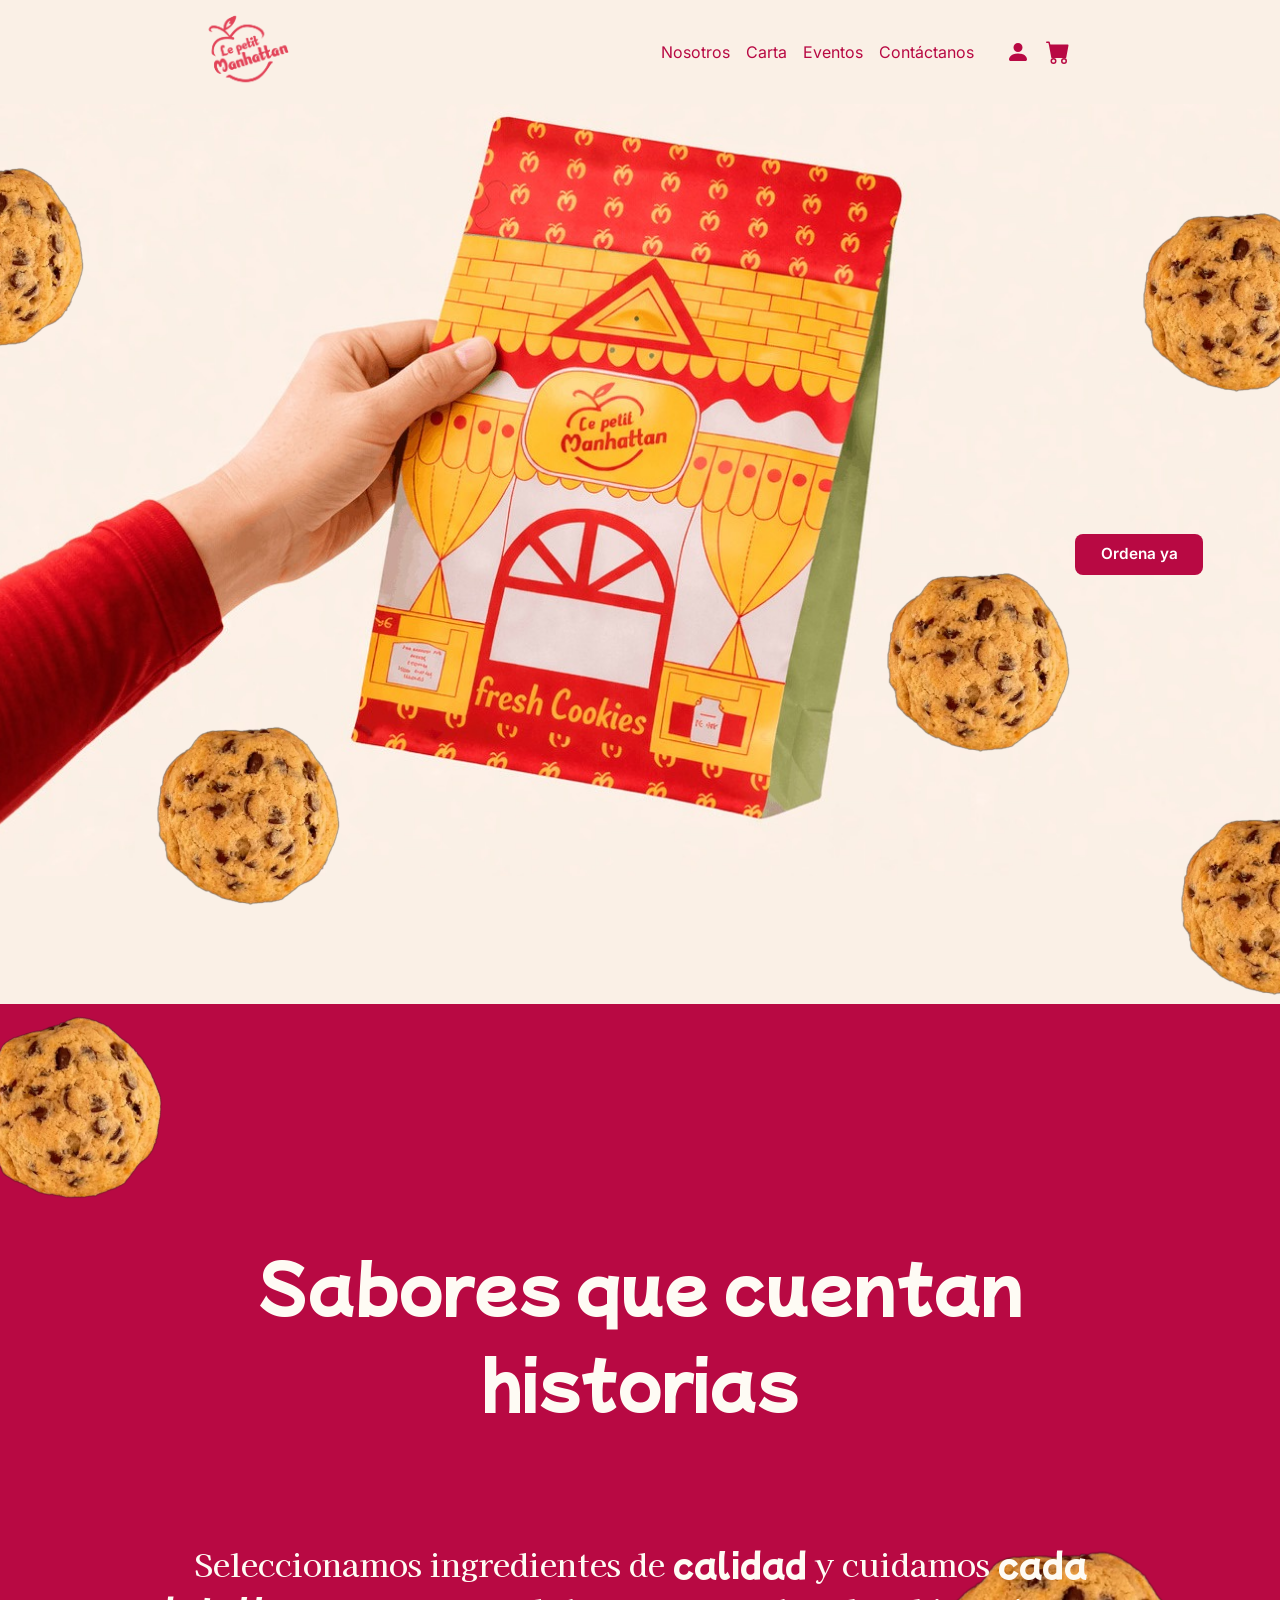
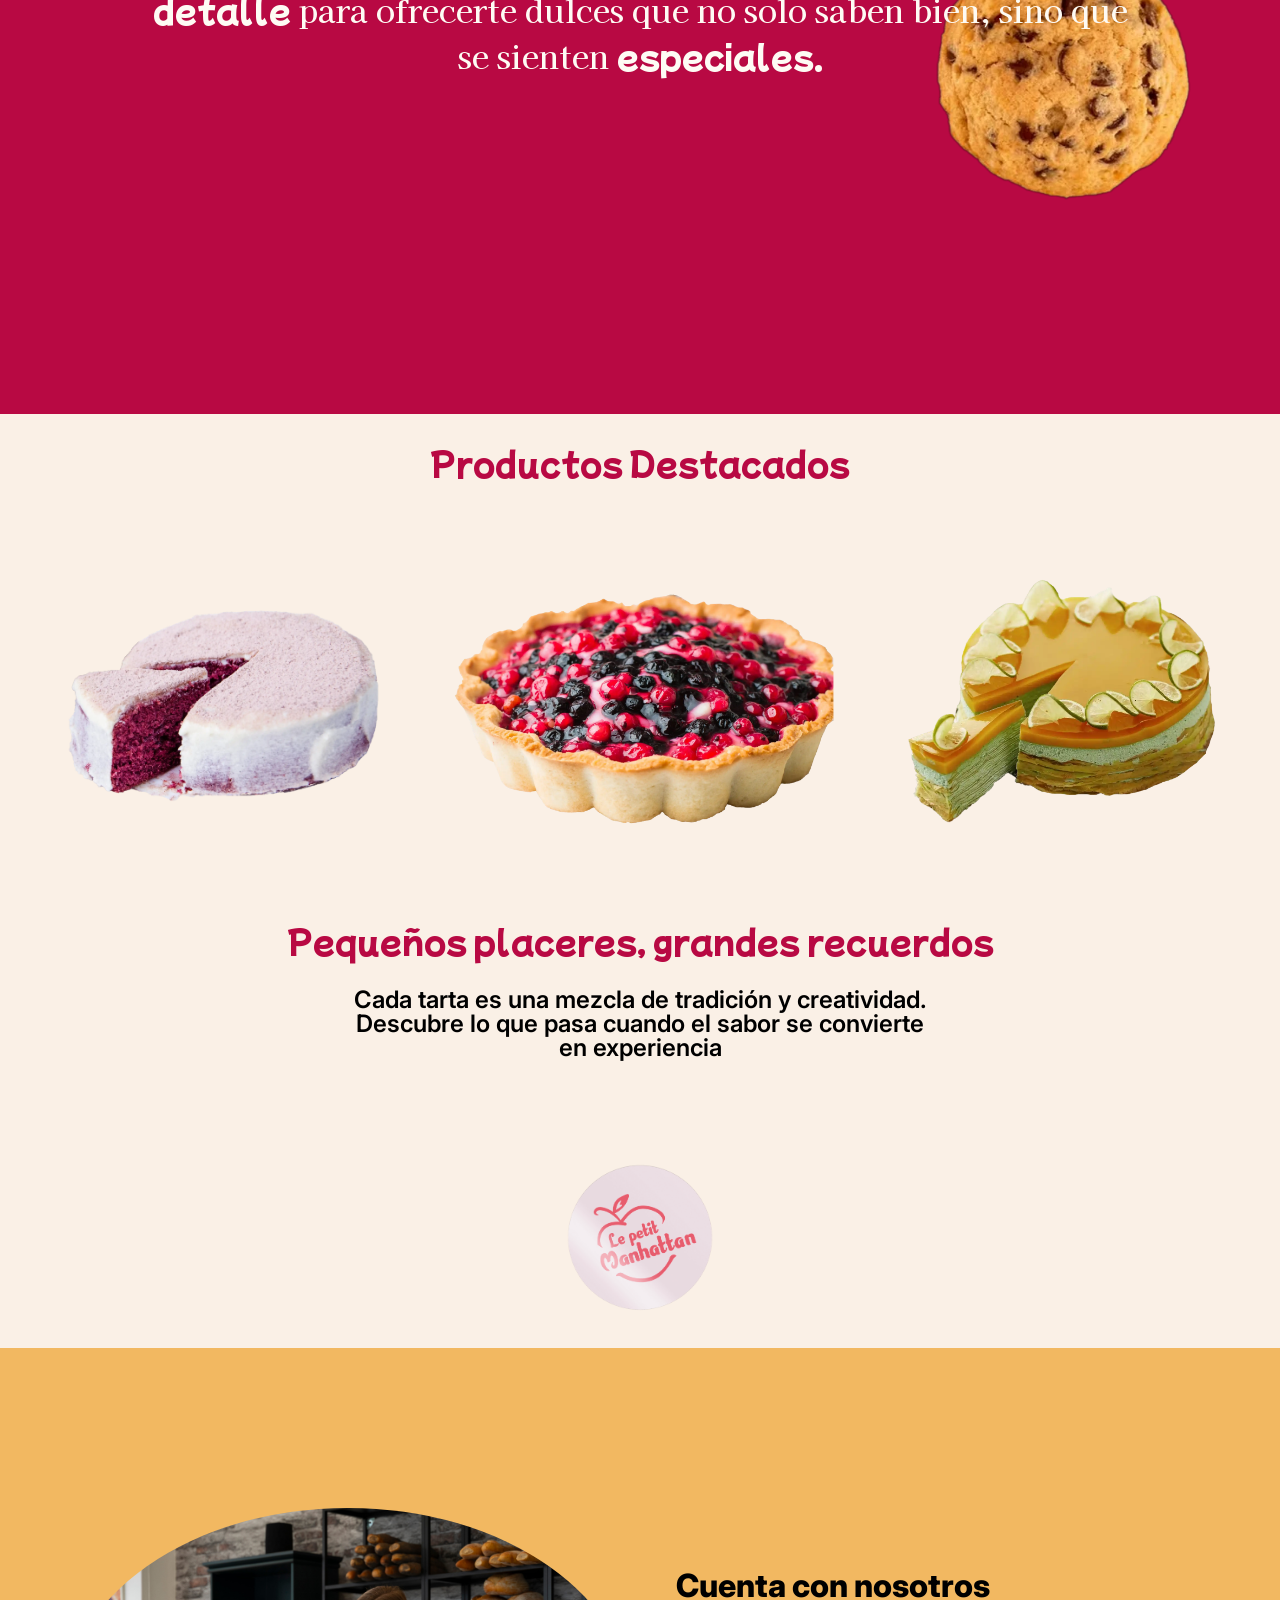
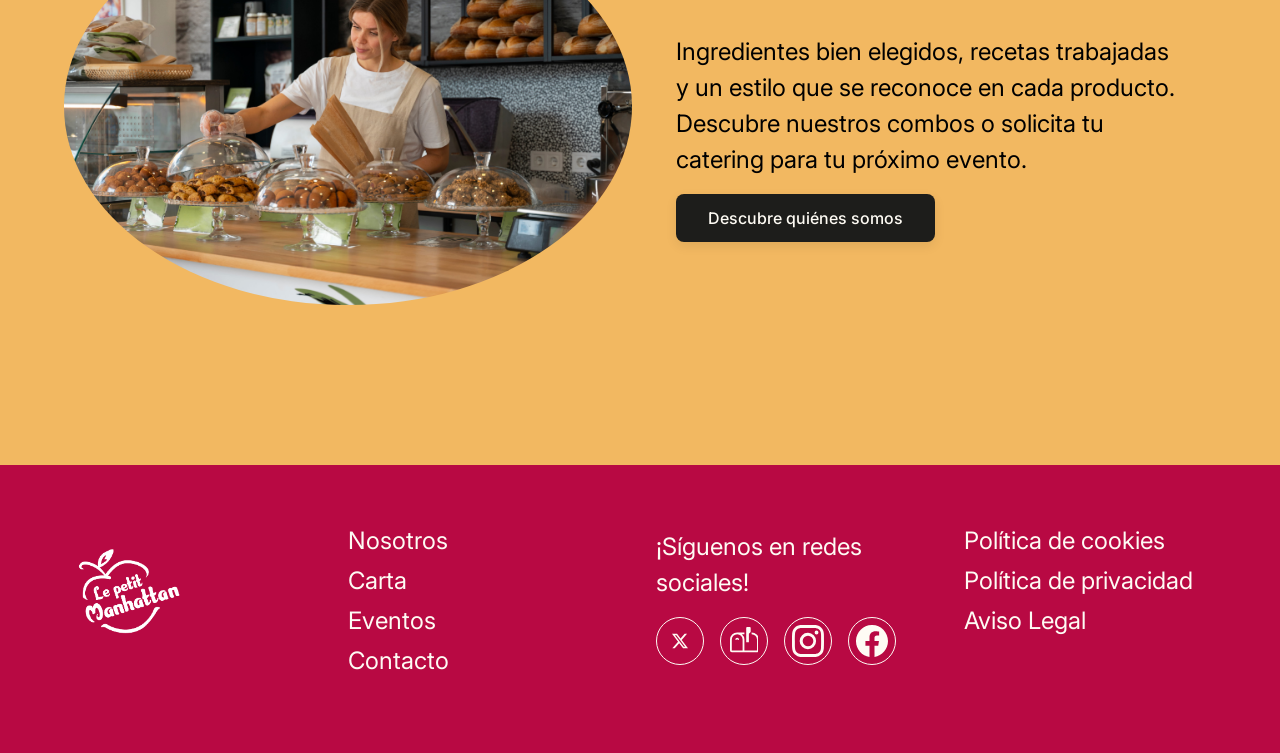
<file: index.html>
<!DOCTYPE html>
<html lang="es">

<!-- HEAD: metadatos, estilos y scripts -->
<head>
    <meta charset="UTF-8">
    <meta name="viewport" content="width=device-width, initial-scale=1.0">
    <title>Le Petit Manhattan Bakery</title>
    <link rel="stylesheet" href="index.css">
    <script src="index.js" defer></script>
    <link rel="preconnect" href="https://fonts.googleapis.com">
    <link rel="preconnect" href="https://fonts.gstatic.com" crossorigin>
    <link
        href="https://fonts.googleapis.com/css2?family=Inter:ital,opsz,wght@0,14..32,100..900;1,14..32,100..900&family=Kaisei+Decol&family=Mochiy+Pop+One&display=swap"
        rel="stylesheet">
</head>

<!-- BODY: contenido visible del sitio -->
<body>
    <!-- HEADER: navegacion principal -->
    <header class="Header">
        <button class="Header-btn">
            <svg class="Header-svg" xmlns="http://www.w3.org/2000/svg" width="16" height="16" fill="currentColor"
                viewBox="0 0 16 16">
                <path fill-rule="evenodd"
                    d="M2.5 12a.5.5 0 0 1 .5-.5h10a.5.5 0 0 1 0 1H3a.5.5 0 0 1-.5-.5m0-4a.5.5 0 0 1 .5-.5h10a.5.5 0 0 1 0 1H3a.5.5 0 0 1-.5-.5m0-4a.5.5 0 0 1 .5-.5h10a.5.5 0 0 1 0 1H3a.5.5 0 0 1-.5-.5" />
            </svg>
        </button>
        <h1 class="Header-logo">
            <a href="" class="Header-a">
                <img loading="lazy" src="assets/logo_petit_rojo.png" alt="logo_petit_rojo" class="Header-img">
            </a>
        </h1>
        <nav class="Header-nav">
            <div class="Header-menu">
                <ul class="Header-list">
                    <li class="Header-option"><a href="nosotros.html" class="Header-section">Nosotros</a></li>
                    <li class="Header-option"><a href="carta.html" class="Header-section">Carta</a></li>
                    <li class="Header-option"><a href="eventos.html" class="Header-section">Eventos</a></li>
                    <li class="Header-option"><a href="contactanos.html" class="Header-section">Contáctanos</a></li>
                </ul>
            </div>

            <div class="Header-icons">
                <ul class="Header-ul">
                    <li class="Header-li">
                        <a class="Header-link" href="">
                            <svg class="Header-icon Header-icon--user" xmlns="http://www.w3.org/2000/svg" width="16"
                                height="16" fill="currentColor" viewBox="0 0 16 16">
                                <path d="M3 14s-1 0-1-1 1-4 6-4 6 3 6 4-1 1-1 1zm5-6a3 3 0 1 0 0-6 3 3 0 0 0 0 6" />
                            </svg>
                        </a>
                    </li>
                    <li class="Header-li">
                        <a class="Header-link" href="">
                            <svg class="Header-icon Header-icon--cart" xmlns="http://www.w3.org/2000/svg" width="16"
                                height="16" fill="currentColor" viewBox="0 0 16 16">
                                <path
                                    d="M0 1.5A.5.5 0 0 1 .5 1H2a.5.5 0 0 1 .485.379L2.89 3H14.5a.5.5 0 0 1 .491.592l-1.5 8A.5.5 0 0 1 13 12H4a.5.5 0 0 1-.491-.408L2.01 3.607 1.61 2H.5a.5.5 0 0 1-.5-.5M5 12a2 2 0 1 0 0 4 2 2 0 0 0 0-4m7 0a2 2 0 1 0 0 4 2 2 0 0 0 0-4m-7 1a1 1 0 1 1 0 2 1 1 0 0 1 0-2m7 0a1 1 0 1 1 0 2 1 1 0 0 1 0-2" />
                            </svg>
                        </a>
                    </li>

                </ul>
            </div>
        </nav>
    </header>

    <!-- MAIN: contenido principal de la pagina -->
<main>

        <!--Hero-imagen principal con galletas-->
        <section class="Hero">
            <div class="Hero-backgnd">
                <img loading="lazy" src="assets/Bolsa de galletas en un estudio minimalista 2.jpg" alt="Empaque de galletas "
                    class="Hero-img--backgnd">
            </div>

            <ul class="Hero-effect">
                <li class="Hero-cookie">
                    <img loading="lazy" src="assets/cakes_wep/cookie.webp" alt="Galletas" class="Hero-decor Hero-decor--1">
                </li>
                <li class="Hero-cookie">
                    <img loading="lazy" src="assets/cakes_wep/cookie.webp" alt="Galletas" class="Hero-decor Hero-decor--2">
                </li>
                <li class="Hero-cookie">
                    <img loading="lazy" src="assets/cakes_wep/cookie.webp" alt="Galletas" class="Hero-decor Hero-decor--3">
                </li>
                <li class="Hero-cookie">
                    <img loading="lazy" src="assets/cakes_wep/cookie.webp" alt="Galletas" class="Hero-decor Hero-decor--4">
                </li>
                <li class="Hero-cookie">
                    <img loading="lazy" src="assets/cakes_wep/cookie.webp" alt="Galletas" class="Hero-decor Hero-decor--5">
                </li>
            </ul>

            <div class="Hero-call">
                <a href="carta.html#menu" class="Hero-button">
                    Ordena ya
                </a>
            </div>
        </section>

        <!-- Seccion roja -->
        <section class="Red">
            <div class="Red-ad">
                <div class="Red-backgnd">
                    <h2 class="Red-title">Sabores que cuentan historias</h2>
                    <p class="Red-text">
                        Seleccionamos ingredientes de <span>calidad</span> y cuidamos <span>cada detalle</span> para
                        ofrecerte
                        dulces que no solo saben bien, sino que se sienten <span>especiales.</span>
                    </p>
                </div>

                <div class="Red-decor">
                    <img loading="lazy" src="assets/cakes_wep/cookie.webp" alt="" class="Red-cookie Red-cookie--1">
                </div>

                <div class="Red-decor">
                    <img loading="lazy" src="assets/cakes_wep/cookie.webp" alt="" class="Red-cookie Red-cookie--2">
                </div>
            </div>
        </section>


        <!-- Seccion Marquesina -->

        <div class="Marquee">
            <div class="Marquee-title">
                <h2 class="Marquee-Product">Productos Destacados</h2>
            </div>
            <div class="Marquee-wrapper">

                <img loading="lazy" src="assets/cakes_wep/Cheese_cakes_de_la_casa_11zon.webp" alt="fruit" class="Marquee-cake">
                <img loading="lazy" src="assets/cakes_wep/pastel 1_11zon.webp" alt="cheese" class="Marquee-cake">
                <img loading="lazy" src="assets/cakes_wep/pavlova_11zon.webp" alt="gelly" class="Marquee-cake">
                <img loading="lazy" src="assets/cakes_wep/red_velvet_11zon.webp" alt="pavlova" class="Marquee-cake">
                <img loading="lazy" src="assets/cakes_wep/tartaleta_11zon.webp" alt="red-velvet" class="Marquee-cake">
                <img loading="lazy" src="assets/cakes_wep/torta de frutas_11zon.webp" alt="tarta" class="Marquee-cake">


            </div>
            <div class="Marquee-subtitle">
                <h3 class="Marquee-promo">Pequeños placeres, grandes recuerdos</h3>
            </div>
            <div class="Marquee-text">
                <div class="Marquee-sentence">
                    Cada tarta es una mezcla de tradición y creatividad. Descubre lo que pasa cuando el
                    sabor se convierte en experiencia

                </div>
            </div>
            <div class="Marquee-sticker">
                <img loading="lazy" src="assets/sticker rosa (1).png" alt="sticker" class="Marquee-img">
            </div>
        </div>
        <!-- Sección Amarilla -->

        <Section class="About">
            <div class="About-wrapper">
                <div class="About-column About-column--left">
                    <img loading="lazy" src="assets/mujer-tiro-medio-trabajando-panaderia (1).jpg" alt="chef" class="About-img">
                </div>
                <div class="About-column About-column--right">
                    <div class="About-box">
                        <h2 class="About-us">Cuenta con nosotros</h2>
                        <p class="About-call">Ingredientes bien elegidos, recetas trabajadas y un estilo que se reconoce
                            en cada
                            producto. Descubre nuestros combos o solicita tu catering para tu próximo evento.
                        </p>
                        <a href="nosotros.html" class="About-button">
                            Descubre quiénes somos
                        </a>
                    </div>

                </div>

            </div>


        </Section>

    </main>
    <!-- FOOTER: enlaces y redes sociales -->
    <footer class="Footer">

        <div class="Footer-wrapper">


            <div class="Footer-brand">
                <img loading="lazy" src="assets/le_petit_blanco.png" alt="Le petit Manhattan">
            </div>


            <nav class="Footer-nav">
                <ul class="Footer-list">
                    <li class="Footer-li"><a href="nosotros.html">Nosotros</a></li>
                    <li class="Footer-li"><a href="carta.html">Carta</a></li>
                    <li class="Footer-li"><a href="eventos.html">Eventos</a></li>
                    <li class="Footer-li"><a href="contactanos.html">Contacto</a></li>
                </ul>
            </nav>


            <div class="Footer-social">
                <p>¡Síguenos en redes sociales!</p>

                <ul class="Footer-icons">
                    <li class="Footer-red">
                        <a class="Footer-link" href="https://x.com/?lang=es">
                            <svg class="Footer-icon" viewBox="0 0 16 16">
                                <path
                                    d="M12.6.75h2.454l-5.36 6.142L16 15.25h-4.937l-3.867-5.07-4.425 5.07H.316l5.733-6.57L0 .75h5.063l3.495 4.633L12.601.75Zm-.86 13.028h1.36L4.323 2.145H2.865z" />
                            </svg>
                        </a>
                    </li>

                    <li class="Footer-red">
                        <a class="Footer-link" href="https://workspace.google.com/intl/es/gmail/">
                            <svg xmlns="http://www.w3.org/2000/svg" width="16" height="16" fill="currentColor"
                                class="Footer-icon Footer-icon--mail" viewBox="0 0 16 16">
                                <path
                                    d="M10.5 8.5V3.707l.854-.853A.5.5 0 0 0 11.5 2.5v-2A.5.5 0 0 0 11 0H9.5a.5.5 0 0 0-.5.5v8zM5 7c0 .334-.164.264-.415.157C4.42 7.087 4.218 7 4 7s-.42.086-.585.157C3.164 7.264 3 7.334 3 7a1 1 0 0 1 2 0" />
                                <path
                                    d="M4 3h4v1H6.646A4 4 0 0 1 8 7v6h7V7a3 3 0 0 0-3-3V3a4 4 0 0 1 4 4v6a1 1 0 0 1-1 1H1a1 1 0 0 1-1-1V7a4 4 0 0 1 4-4m0 1a3 3 0 0 0-3 3v6h6V7a3 3 0 0 0-3-3" />
                            </svg>
                        </a>
                    </li>

                    <li class="Footer-red">
                        <a class="Footer-link" href="https://www.instagram.com/">
                            <svg xmlns="http://www.w3.org/2000/svg" width="16" height="16" fill="currentColor"
                                class="Footer-icons" viewBox="0 0 16 16">
                                <path
                                    d="M8 0C5.829 0 5.556.01 4.703.048 3.85.088 3.269.222 2.76.42a3.9 3.9 0 0 0-1.417.923A3.9 3.9 0 0 0 .42 2.76C.222 3.268.087 3.85.048 4.7.01 5.555 0 5.827 0 8.001c0 2.172.01 2.444.048 3.297.04.852.174 1.433.372 1.942.205.526.478.972.923 1.417.444.445.89.719 1.416.923.51.198 1.09.333 1.942.372C5.555 15.99 5.827 16 8 16s2.444-.01 3.298-.048c.851-.04 1.434-.174 1.943-.372a3.9 3.9 0 0 0 1.416-.923c.445-.445.718-.891.923-1.417.197-.509.332-1.09.372-1.942C15.99 10.445 16 10.173 16 8s-.01-2.445-.048-3.299c-.04-.851-.175-1.433-.372-1.941a3.9 3.9 0 0 0-.923-1.417A3.9 3.9 0 0 0 13.24.42c-.51-.198-1.092-.333-1.943-.372C10.443.01 10.172 0 7.998 0zm-.717 1.442h.718c2.136 0 2.389.007 3.232.046.78.035 1.204.166 1.486.275.373.145.64.319.92.599s.453.546.598.92c.11.281.24.705.275 1.485.039.843.047 1.096.047 3.231s-.008 2.389-.047 3.232c-.035.78-.166 1.203-.275 1.485a2.5 2.5 0 0 1-.599.919c-.28.28-.546.453-.92.598-.28.11-.704.24-1.485.276-.843.038-1.096.047-3.232.047s-2.39-.009-3.233-.047c-.78-.036-1.203-.166-1.485-.276a2.5 2.5 0 0 1-.92-.598 2.5 2.5 0 0 1-.6-.92c-.109-.281-.24-.705-.275-1.485-.038-.843-.046-1.096-.046-3.233s.008-2.388.046-3.231c.036-.78.166-1.204.276-1.486.145-.373.319-.64.599-.92s.546-.453.92-.598c.282-.11.705-.24 1.485-.276.738-.034 1.024-.044 2.515-.045zm4.988 1.328a.96.96 0 1 0 0 1.92.96.96 0 0 0 0-1.92m-4.27 1.122a4.109 4.109 0 1 0 0 8.217 4.109 4.109 0 0 0 0-8.217m0 1.441a2.667 2.667 0 1 1 0 5.334 2.667 2.667 0 0 1 0-5.334" />
                            </svg>
                        </a>
                    </li>

                    <li class="Footer-red">
                        <a class="Footer-link"
                            href="https://www.facebook.com/login/?next=https%3A%2F%2Fwww.facebook.com%2F%3Flocale%3Des_ES">
                            <svg xmlns="http://www.w3.org/2000/svg" width="16" height="16" fill="currentColor"
                                class="Footer-icons" viewBox="0 0 16 16">
                                <path
                                    d="M16 8.049c0-4.446-3.582-8.05-8-8.05C3.58 0-.002 3.603-.002 8.05c0 4.017 2.926 7.347 6.75 7.951v-5.625h-2.03V8.05H6.75V6.275c0-2.017 1.195-3.131 3.022-3.131.876 0 1.791.157 1.791.157v1.98h-1.009c-.993 0-1.303.621-1.303 1.258v1.51h2.218l-.354 2.326H9.25V16c3.824-.604 6.75-3.934 6.75-7.951" />
                            </svg>
                        </a>
                    </li>
                </ul>
            </div>


            <div class="Footer-legal">
                <ul>
                    <li class="Footer-li"><a href="#">Política de cookies</a></li>
                    <li class="Footer-li"><a href="#">Política de privacidad</a></li>
                    <li class="Footer-li"><a href="#">Aviso Legal</a></li>
                </ul>
            </div>

        </div>

    </footer>

</body>

</html>
</file>
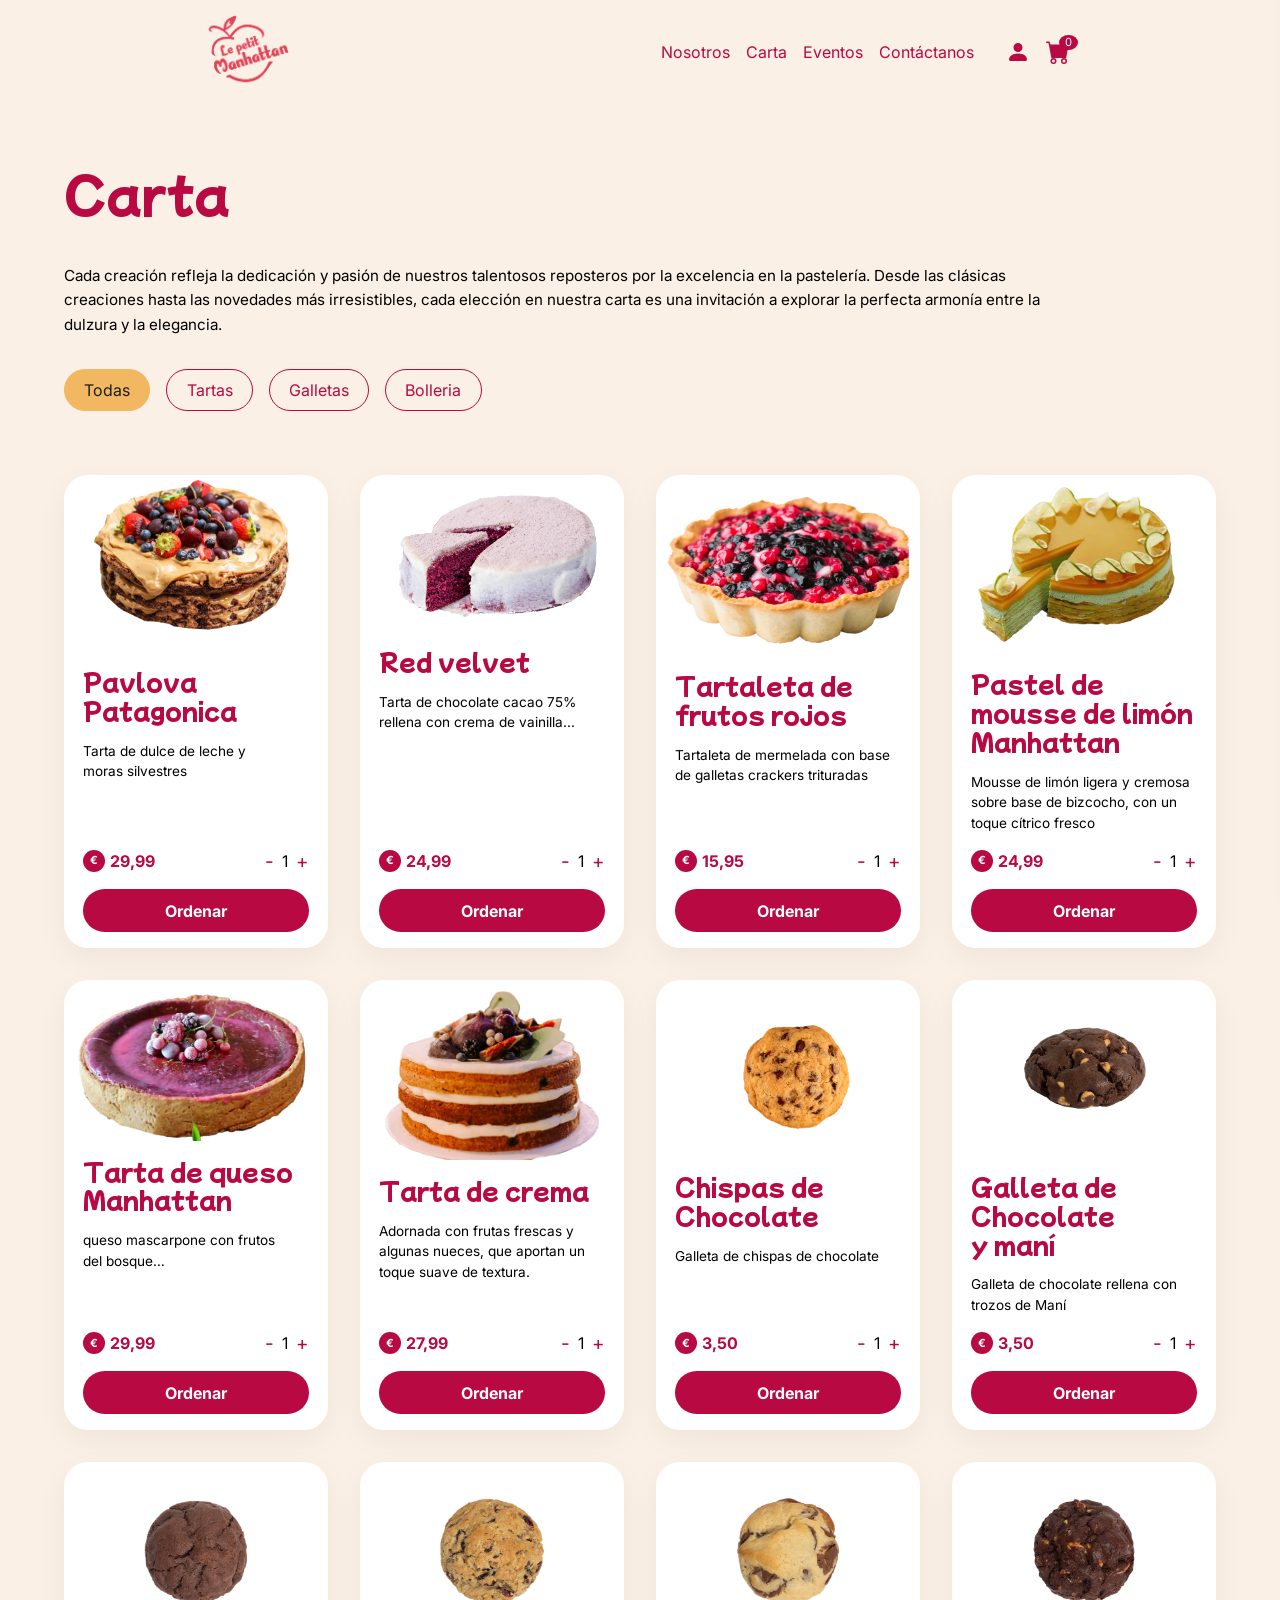
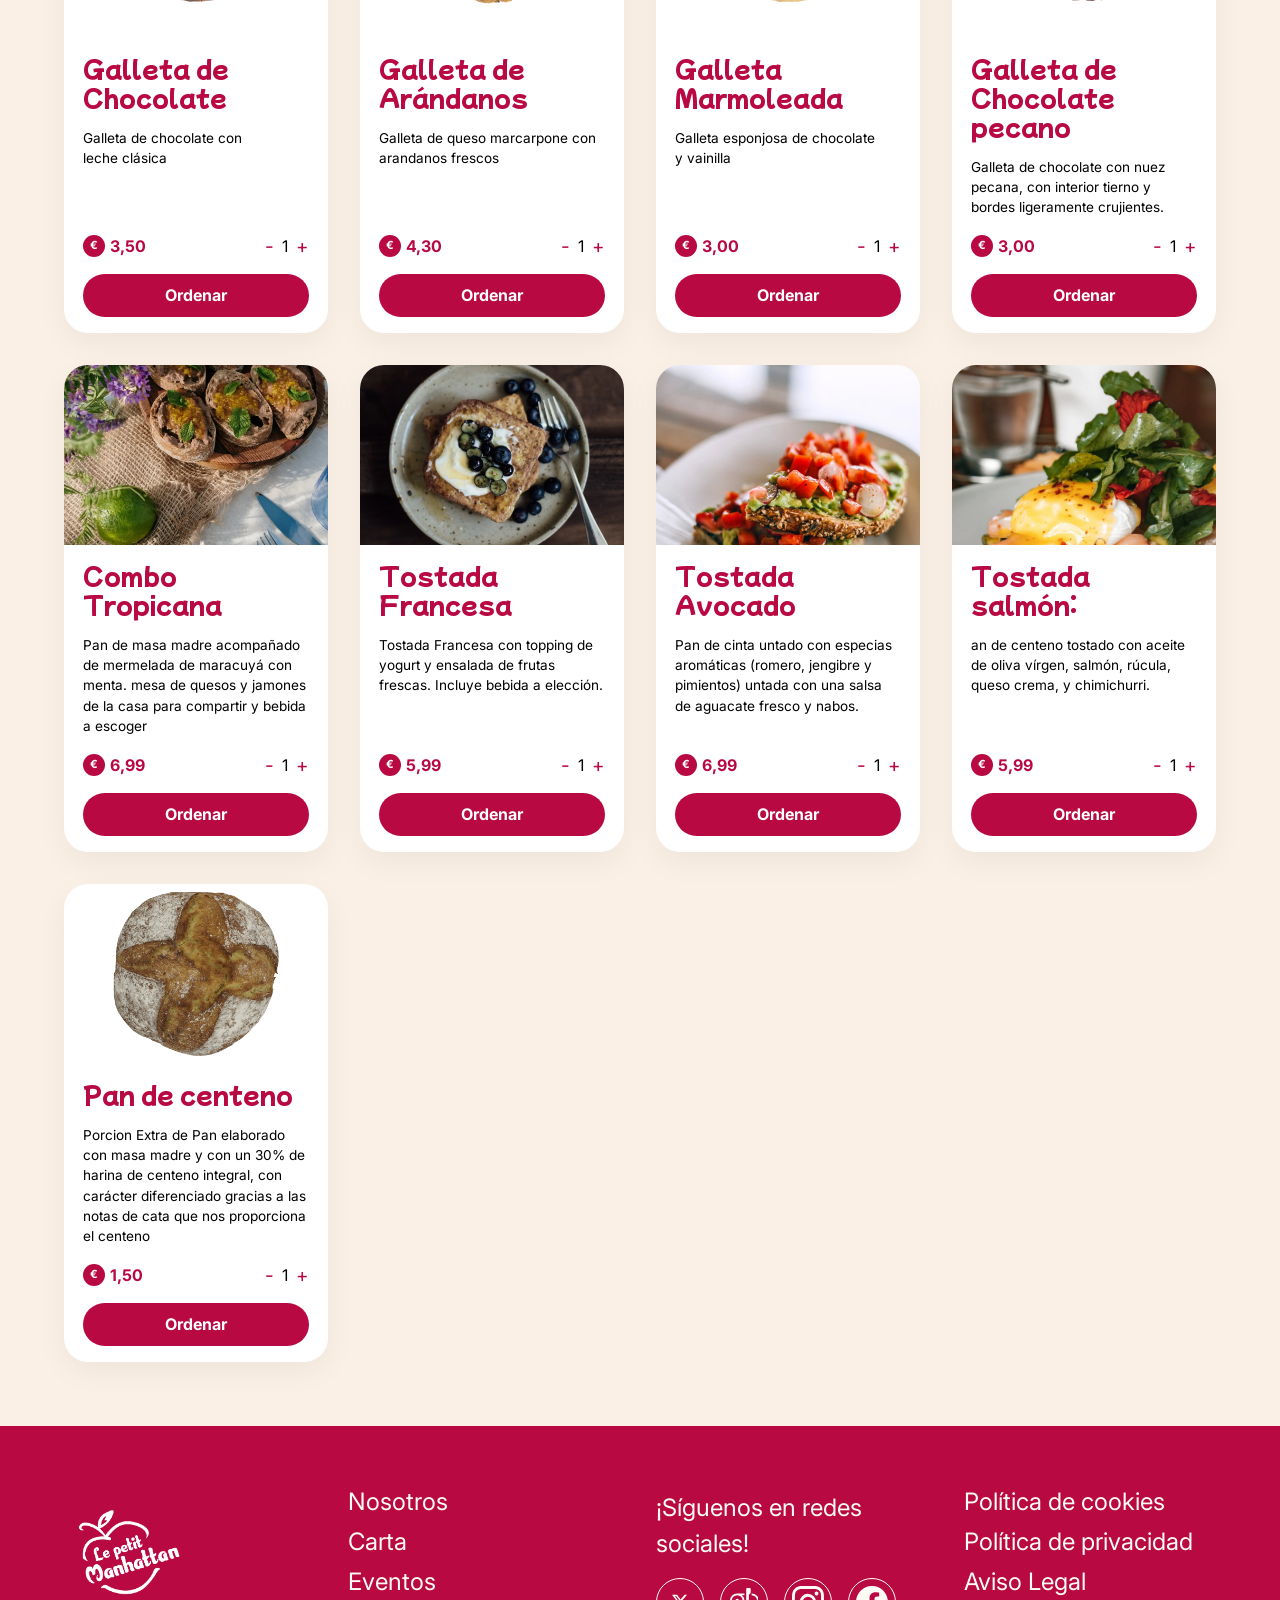
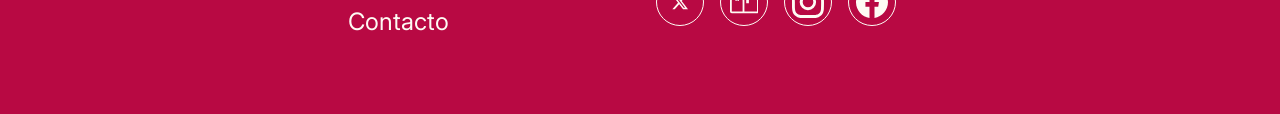
<file: carta.html>
<!DOCTYPE html>
<html lang="en">

<!-- HEAD: metadatos, estilos y scripts -->
<head>
    <meta charset="UTF-8">
    <meta name="viewport" content="width=device-width, initial-scale=1.0">
    <title>Carta</title>
    <link rel="stylesheet" href="carta.css">
    <script src="index.js" defer></script>
    <link rel="preconnect" href="https://fonts.googleapis.com">
    <link rel="preconnect" href="https://fonts.gstatic.com" crossorigin>
    <link
        href="https://fonts.googleapis.com/css2?family=Inter:ital,opsz,wght@0,14..32,100..900;1,14..32,100..900&family=Kaisei+Decol&family=Mochiy+Pop+One&display=swap"
        rel="stylesheet">
</head>

<!-- BODY: contenido visible del sitio -->
<body>
    <!-- HEADER: navegacion principal -->
    <header class="Header">
        <button class="Header-btn">
            <svg class="Header-svg" xmlns="http://www.w3.org/2000/svg" width="16" height="16" fill="currentColor"
                viewBox="0 0 16 16">
                <path fill-rule="evenodd"
                    d="M2.5 12a.5.5 0 0 1 .5-.5h10a.5.5 0 0 1 0 1H3a.5.5 0 0 1-.5-.5m0-4a.5.5 0 0 1 .5-.5h10a.5.5 0 0 1 0 1H3a.5.5 0 0 1-.5-.5m0-4a.5.5 0 0 1 .5-.5h10a.5.5 0 0 1 0 1H3a.5.5 0 0 1-.5-.5" />
            </svg>
        </button>
        <h1 class="Header-logo">
            <a href="index.html" class="Header-a">
                <img loading="lazy" src="assets/logo_petit_rojo.png" alt="logo_petit_rojo" class="Header-img">
            </a>
        </h1>
        <nav class="Header-nav">
            <div class="Header-menu">
                <ul class="Header-list">
                    <li class="Header-option"><a href="nosotros.html" class="Header-section">Nosotros</a></li>
                    <li class="Header-option"><a href="carta.html" class="Header-section">Carta</a></li>
                    <li class="Header-option"><a href="eventos.html" class="Header-section">Eventos</a></li>
                    <li class="Header-option"><a href="contactanos.html" class="Header-section">Contáctanos</a></li>
                </ul>
            </div>

            <div class="Header-icons">
                <ul class="Header-ul">
                    <li class="Header-li">
                        <a class="Header-link" href="">
                            <svg class="Header-icon Header-icon--user" xmlns="http://www.w3.org/2000/svg" width="16"
                                height="16" fill="currentColor" viewBox="0 0 16 16">
                                <path d="M3 14s-1 0-1-1 1-4 6-4 6 3 6 4-1 1-1 1zm5-6a3 3 0 1 0 0-6 3 3 0 0 0 0 6" />
                            </svg>
                        </a>
                    </li>
                    <li class="Header-li Header-cart">
                        <button class="Header-link Cart-toggle" href="">
                            <svg class="Header-icon Header-icon--cart" xmlns="http://www.w3.org/2000/svg" width="16"
                                height="16" fill="currentColor" viewBox="0 0 16 16">
                                <path
                                    d="M0 1.5A.5.5 0 0 1 .5 1H2a.5.5 0 0 1 .485.379L2.89 3H14.5a.5.5 0 0 1 .491.592l-1.5 8A.5.5 0 0 1 13 12H4a.5.5 0 0 1-.491-.408L2.01 3.607 1.61 2H.5a.5.5 0 0 1-.5-.5M5 12a2 2 0 1 0 0 4 2 2 0 0 0 0-4m7 0a2 2 0 1 0 0 4 2 2 0 0 0 0-4m-7 1a1 1 0 1 1 0 2 1 1 0 0 1 0-2m7 0a1 1 0 1 1 0 2 1 1 0 0 1 0-2" />
                            </svg>
                            <span class="Cart-count">0</span>
                        </button>
                    </li>
                    <div class="Cart-panel">
                        <div class="Cart-header">
                            <h2>Tu pedido</h2>
                            <button class="Cart-close">✕</button>
                        </div>

                        <div class="Cart-items"></div>

                        <div class="Cart-footer">
                            <p>Total: <span class="Cart-total">0€</span></p>
                            <button class="Cart-buy">Finalizar pedido</button>
                        </div>
                    </div>

                </ul>
            </div>
        </nav>
    </header>
    <!-- MAIN: contenido principal de la pagina -->
<main>

        <section class="Menu">

            <!-- HEADER / INTRO -->
            <div class="Menu-hero">

                <div class="Menu-info">
                    <h1 class="Menu-title">Carta</h1>

                    <p class="Menu-text">
                        Cada creación refleja la dedicación y pasión de nuestros talentosos reposteros por la excelencia
                        en la pastelería.
                        Desde las clásicas creaciones hasta las novedades más irresistibles, cada elección en nuestra
                        carta es una invitación a explorar la perfecta armonía entre la dulzura y la elegancia.
                    </p>

                    <!-- FILTROS -->
                    <ul class="Menu-filters">
                        <li>
                            <button class="isActive" data-filter="all">Todas</button>
                        </li>
                        <li>
                            <button data-filter="tartas">Tartas</button>
                        </li>
                        <li>
                            <button data-filter="cookies">Galletas</button>
                        </li>
                        <li>
                            <button data-filter="bolleria">Bolleria</button>
                        </li>
                    </ul>
                </div>


            </div>


            <!-- GRID DE PRODUCTOS -->
            <div class="Menu-grid">

                <!-- CARD -->
                <article class="Card" data-category="tartas">
                    <div class="Card-image">
                        <img loading="lazy" src="cakes_wep/pavlova_11zon.webp" alt="pavlova">
                    </div>

                    <div class="Card-body">
                        <h3 class="Card-title">Pavlova Patagonica</h3>
                        <p class="Card-text">Tarta de dulce de leche y moras silvestres</p>

                        <div class="Card-bottom">
                            <div class="Card-price">
                                <span class="Card-euro">€</span>
                                29,99
                            </div>

                            <div class="Card-quantity">
                                <button class="minus">-</button>
                                <span class="number">1</span>
                                <button class="plus">+</button>
                            </div>
                        </div>

                        <button class="Card-btn">Ordenar</button>
                    </div>
                </article>
                <article class="Card" data-category="tartas">
                    <div class="Card-image">
                        <img loading="lazy" src="cakes_wep/red_velvet_11zon.webp" alt="red velvet">
                    </div>

                    <div class="Card-body">
                        <h3 class="Card-title">Red velvet </h3>
                        <p class="Card-text">Tarta de chocolate cacao 75% rellena con crema de vainilla...</p>

                        <div class="Card-bottom">
                            <div class="Card-price">
                                <span class="Card-euro">€</span>
                                24,99
                            </div>

                            <div class="Card-quantity">
                                <button class="minus">-</button>
                                <span class="number">1</span>
                                <button class="plus">+</button>
                            </div>
                        </div>

                        <button class="Card-btn">Ordenar</button>
                    </div>
                </article>
                <article class="Card" data-category="tartas">
                    <div class="Card-image">
                        <img loading="lazy" src="cakes_wep/tartaleta_11zon.webp" alt="tartaleta">
                    </div>

                    <div class="Card-body">
                        <h3 class="Card-title">Tartaleta de frutos rojos</h3>
                        <p class="Card-text">Tartaleta de mermelada con base de galletas crackers trituradas</p>

                        <div class="Card-bottom">
                            <div class="Card-price">
                                <span class="Card-euro">€</span>
                                15,95
                            </div>

                            <div class="Card-quantity">
                                <button class="minus">-</button>
                                <span class="number">1</span>
                                <button class="plus">+</button>
                            </div>
                        </div>

                        <button class="Card-btn">Ordenar</button>
                    </div>
                </article>
                <article class="Card" data-category="tartas">
                    <div class="Card-image">
                        <img loading="lazy" src="cakes_wep/torta de frutas_11zon.webp" alt="Pastel mousse de limon">
                    </div>

                    <div class="Card-body">
                        <h3 class="Card-title">Pastel de mousse de limón Manhattan</h3>
                        <p class="Card-text">Mousse de limón ligera y cremosa sobre base de bizcocho, con un toque
                            cítrico fresco</p>

                        <div class="Card-bottom">
                            <div class="Card-price">
                                <span class="Card-euro">€</span>
                                24,99
                            </div>

                            <div class="Card-quantity">
                                <button class="minus">-</button>
                                <span class="number">1</span>
                                <button class="plus">+</button>
                            </div>
                        </div>

                        <button class="Card-btn">Ordenar</button>
                    </div>
                </article>
                <article class="Card" data-category="tartas">
                    <div class="Card-image">
                        <img loading="lazy" src="cakes_wep/Cheese_cakes_de_la_casa_11zon.webp" alt="cheesecake">
                    </div>

                    <div class="Card-body">
                        <h3 class="Card-title">Tarta de queso Manhattan</h3>
                        <p class="Card-text">queso mascarpone con frutos del bosque…</p>

                        <div class="Card-bottom">
                            <div class="Card-price">
                                <span class="Card-euro">€</span>
                                29,99
                            </div>

                            <div class="Card-quantity">
                                <button class="minus">-</button>
                                <span class="number">1</span>
                                <button class="plus">+</button>
                            </div>
                        </div>

                        <button class="Card-btn">Ordenar</button>
                    </div>
                </article>
                <article class="Card" data-category="tartas">
                    <div class="Card-image">
                        <img loading="lazy" src="cakes_wep/pastel 1_11zon.webp" alt="Tarta de crema:">
                    </div>

                    <div class="Card-body">
                        <h3 class="Card-title">Tarta de crema</h3>
                        <p class="Card-text">Adornada con frutas frescas y algunas nueces, que aportan un toque suave de
                            textura.</p>

                        <div class="Card-bottom">
                            <div class="Card-price">
                                <span class="Card-euro">€</span>
                                27,99
                            </div>

                            <div class="Card-quantity">
                                <button class="minus">-</button>
                                <span class="number">1</span>
                                <button class="plus">+</button>
                            </div>
                        </div>

                        <button class="Card-btn">Ordenar</button>
                    </div>
                </article>
                <article class="Card" data-category="cookies">
                    <div class="Card-image">
                        <img loading="lazy" src="Cookies_webp/chispas de chocolate.webp" alt="cookie chispas de chocolate">
                    </div>

                    <div class="Card-body">
                        <h3 class="Card-title">Chispas de Chocolate</h3>
                        <p class="Card-text">Galleta de chispas de chocolate</p>

                        <div class="Card-bottom">
                            <div class="Card-price">
                                <span class="Card-euro">€</span>
                                3,50
                            </div>

                            <div class="Card-quantity">
                                <button class="minus">-</button>
                                <span class="number">1</span>
                                <button class="plus">+</button>
                            </div>
                        </div>

                        <button class="Card-btn">Ordenar</button>
                    </div>
                </article>
                <article class="Card" data-category="cookies">
                    <div class="Card-image">
                        <img loading="lazy" src="Cookies_webp/chocolate y peanut.webp" alt="Galleta de Chocolate y Maní">
                    </div>

                    <div class="Card-body">
                        <h3 class="Card-title">Galleta de Chocolate y maní</h3>
                        <p class="Card-text">Galleta de chocolate rellena con trozos de Maní</p>

                        <div class="Card-bottom">
                            <div class="Card-price">
                                <span class="Card-euro">€</span>
                                3,50
                            </div>

                            <div class="Card-quantity">
                                <button class="minus">-</button>
                                <span class="number">1</span>
                                <button class="plus">+</button>
                            </div>
                        </div>

                        <button class="Card-btn">Ordenar</button>
                    </div>
                </article>
                <article class="Card" data-category="cookies">
                    <div class="Card-image">
                        <img loading="lazy" src="Cookies_webp/chocolate.webp" alt="Galleta de Chocolate">
                    </div>

                    <div class="Card-body">
                        <h3 class="Card-title">Galleta de Chocolate</h3>
                        <p class="Card-text">Galleta de chocolate con leche clásica</p>

                        <div class="Card-bottom">
                            <div class="Card-price">
                                <span class="Card-euro">€</span>
                                3,50
                            </div>

                            <div class="Card-quantity">
                                <button class="minus">-</button>
                                <span class="number">1</span>
                                <button class="plus">+</button>
                            </div>
                        </div>

                        <button class="Card-btn">Ordenar</button>
                    </div>
                </article>
                <article class="Card" data-category="cookies">
                    <div class="Card-image">
                        <img loading="lazy" src="Cookies_webp/cramberry.webp" alt="Galleta de Arándano">
                    </div>

                    <div class="Card-body">
                        <h3 class="Card-title">Galleta de Arándanos</h3>
                        <p class="Card-text">Galleta de queso marcarpone con arandanos frescos</p>

                        <div class="Card-bottom">
                            <div class="Card-price">
                                <span class="Card-euro">€</span>
                                4,30
                            </div>

                            <div class="Card-quantity">
                                <button class="minus">-</button>
                                <span class="number">1</span>
                                <button class="plus">+</button>
                            </div>
                        </div>

                        <button class="Card-btn">Ordenar</button>
                    </div>
                </article>
                <article class="Card" data-category="cookies">
                    <div class="Card-image">
                        <img loading="lazy" src="Cookies_webp/marmoleada.webp" alt="Galleta Marmoleada">
                    </div>

                    <div class="Card-body">
                        <h3 class="Card-title">Galleta Marmoleada</h3>
                        <p class="Card-text">Galleta esponjosa de chocolate y vainilla</p>

                        <div class="Card-bottom">
                            <div class="Card-price">
                                <span class="Card-euro">€</span>
                                3,00
                            </div>

                            <div class="Card-quantity">
                                <button class="minus">-</button>
                                <span class="number">1</span>
                                <button class="plus">+</button>
                            </div>
                        </div>

                        <button class="Card-btn">Ordenar</button>
                    </div>
                </article>
                <article class="Card" data-category="cookies">
                    <div class="Card-image">
                        <img loading="lazy" src="Cookies_webp/pecan chocolate.webp" alt="Galleta de Chocolate pecano">
                    </div>

                    <div class="Card-body">
                        <h3 class="Card-title">Galleta de Chocolate pecano</h3>
                        <p class="Card-text">Galleta de chocolate con nuez pecana, con interior tierno y bordes
                            ligeramente crujientes.</p>

                        <div class="Card-bottom">
                            <div class="Card-price">
                                <span class="Card-euro">€</span>
                                3,00
                            </div>

                            <div class="Card-quantity">
                                <button class="minus">-</button>
                                <span class="number">1</span>
                                <button class="plus">+</button>
                            </div>
                        </div>

                        <button class="Card-btn">Ordenar</button>
                    </div>
                </article>
                <article class="Card " data-category="bolleria">
                    <div class="Card-image ">
                        <img loading="lazy" src="bolleria_webp/pexels-cottonbro-studio-4877836.webp" alt="Combo Tropicana">
                    </div>

                    <div class="Card-body">
                        <h3 class="Card-title">Combo Tropicana</h3>
                        <p class="Card-text">Pan de masa madre acompañado de mermelada de maracuyá con menta. mesa
                            de quesos y jamones de la casa para compartir y bebida a escoger</p>

                        <div class="Card-bottom">
                            <div class="Card-price">
                                <span class="Card-euro">€</span>
                                6,99
                            </div>

                            <div class="Card-quantity">
                                <button class="minus">-</button>
                                <span class="number">1</span>
                                <button class="plus">+</button>
                            </div>
                        </div>

                        <button class="Card-btn">Ordenar</button>
                    </div>
                </article>
                <article class="Card " data-category="bolleria">
                    <div class="Card-image ">
                        <img loading="lazy" src="bolleria_webp/pexels-daniela-constantini-5591730.webp" alt="Tostada Francesa">
                    </div>

                    <div class="Card-body">
                        <h3 class="Card-title">Tostada Francesa</h3>
                        <p class="Card-text">Tostada Francesa con topping de yogurt y ensalada de frutas frescas.
                            Incluye bebida a elección.</p>

                        <div class="Card-bottom">
                            <div class="Card-price">
                                <span class="Card-euro">€</span>
                                5,99
                            </div>

                            <div class="Card-quantity">
                                <button class="minus">-</button>
                                <span class="number">1</span>
                                <button class="plus">+</button>
                            </div>
                        </div>

                        <button class="Card-btn">Ordenar</button>
                    </div>
                </article>
                <article class="Card " data-category="bolleria">
                    <div class="Card-image">
                        <img loading="lazy" src="bolleria_webp/pexels-maria-orlova-4969892.webp" alt="Tostada de Aguacate">
                    </div>

                    <div class="Card-body">
                        <h3 class="Card-title">Tostada Avocado</h3>
                        <p class="Card-text">Pan de cinta untado con especias aromáticas (romero, jengibre y pimientos)
                            untada con una salsa de aguacate fresco y nabos.</p>

                        <div class="Card-bottom">
                            <div class="Card-price">
                                <span class="Card-euro">€</span>
                                6,99
                            </div>

                            <div class="Card-quantity">
                                <button class="minus">-</button>
                                <span class="number">1</span>
                                <button class="plus">+</button>
                            </div>
                        </div>

                        <button class="Card-btn">Ordenar</button>
                    </div>
                </article>
                <article class="Card " data-category="bolleria">
                    <div class="Card-image">
                        <img loading="lazy" src="bolleria_webp/pexels-roman-odintsov-4869424.webp" alt="Tostada salmón:">
                    </div>

                    <div class="Card-body">
                        <h3 class="Card-title">Tostada salmón:</h3>
                        <p class="Card-text">an de centeno tostado con aceite de oliva vírgen, salmón, rúcula, queso
                            crema, y
                            chimichurri.</p>

                        <div class="Card-bottom">
                            <div class="Card-price">
                                <span class="Card-euro">€</span>
                                5,99
                            </div>

                            <div class="Card-quantity">
                                <button class="minus">-</button>
                                <span class="number">1</span>
                                <button class="plus">+</button>
                            </div>
                        </div>

                        <button class="Card-btn">Ordenar</button>
                    </div>
                </article>
                <article class="Card" data-category="bolleria">
                    <div class="Card-image">
                        <img loading="lazy" src="bolleria_webp/edited-photo-_1_-_1_.webp" alt="Pan de centeno">
                    </div>

                    <div class="Card-body">
                        <h3 class="Card-title">Pan de centeno</h3>
                        <p class="Card-text">Porcion Extra de Pan elaborado con masa madre y con un 30% de harina de
                            centeno integral, con
                            carácter diferenciado gracias a las notas de cata que nos proporciona el centeno</p>

                        <div class="Card-bottom">
                            <div class="Card-price">
                                <span class="Card-euro">€</span>
                                1,50
                            </div>

                            <div class="Card-quantity">
                                <button class="minus">-</button>
                                <span class="number">1</span>
                                <button class="plus">+</button>
                            </div>
                        </div>

                        <button class="Card-btn">Ordenar</button>
                    </div>
                </article>

            </div>

        </section>


    </main>
     <!-- FOOTER: enlaces y redes sociales -->
    <footer class="Footer">

        <div class="Footer-wrapper">


            <div class="Footer-brand">
                <img loading="lazy" src="le_petit_blanco.png" alt="Le petit Manhattan">
            </div>


            <nav class="Footer-nav">
                <ul class="Footer-list">
                    <li class="Footer-li"><a href="nosotros.html">Nosotros</a></li>
                    <li class="Footer-li"><a href="carta.html">Carta</a></li>
                    <li class="Footer-li"><a href="eventos.html">Eventos</a></li>
                    <li class="Footer-li"><a href="contactanos.html">Contacto</a></li>
                </ul>
            </nav>


            <div class="Footer-social">
                <p>¡Síguenos en redes sociales!</p>

                <ul class="Footer-icons">
                    <li class="Footer-red">
                        <a class="Footer-link" href="https://x.com/?lang=es">
                            <svg class="Footer-icon" viewBox="0 0 16 16">
                                <path
                                    d="M12.6.75h2.454l-5.36 6.142L16 15.25h-4.937l-3.867-5.07-4.425 5.07H.316l5.733-6.57L0 .75h5.063l3.495 4.633L12.601.75Zm-.86 13.028h1.36L4.323 2.145H2.865z" />
                            </svg>
                        </a>
                    </li>

                    <li class="Footer-red">
                        <a class="Footer-link" href="https://workspace.google.com/intl/es/gmail/">
                            <svg xmlns="http://www.w3.org/2000/svg" width="16" height="16" fill="currentColor"
                                class="Footer-icon Footer-icon--mail" viewBox="0 0 16 16">
                                <path
                                    d="M10.5 8.5V3.707l.854-.853A.5.5 0 0 0 11.5 2.5v-2A.5.5 0 0 0 11 0H9.5a.5.5 0 0 0-.5.5v8zM5 7c0 .334-.164.264-.415.157C4.42 7.087 4.218 7 4 7s-.42.086-.585.157C3.164 7.264 3 7.334 3 7a1 1 0 0 1 2 0" />
                                <path
                                    d="M4 3h4v1H6.646A4 4 0 0 1 8 7v6h7V7a3 3 0 0 0-3-3V3a4 4 0 0 1 4 4v6a1 1 0 0 1-1 1H1a1 1 0 0 1-1-1V7a4 4 0 0 1 4-4m0 1a3 3 0 0 0-3 3v6h6V7a3 3 0 0 0-3-3" />
                            </svg>
                        </a>
                    </li>

                    <li class="Footer-red">
                        <a class="Footer-link" href="https://www.instagram.com/">
                            <svg xmlns="http://www.w3.org/2000/svg" width="16" height="16" fill="currentColor"
                                class="Footer-icons" viewBox="0 0 16 16">
                                <path
                                    d="M8 0C5.829 0 5.556.01 4.703.048 3.85.088 3.269.222 2.76.42a3.9 3.9 0 0 0-1.417.923A3.9 3.9 0 0 0 .42 2.76C.222 3.268.087 3.85.048 4.7.01 5.555 0 5.827 0 8.001c0 2.172.01 2.444.048 3.297.04.852.174 1.433.372 1.942.205.526.478.972.923 1.417.444.445.89.719 1.416.923.51.198 1.09.333 1.942.372C5.555 15.99 5.827 16 8 16s2.444-.01 3.298-.048c.851-.04 1.434-.174 1.943-.372a3.9 3.9 0 0 0 1.416-.923c.445-.445.718-.891.923-1.417.197-.509.332-1.09.372-1.942C15.99 10.445 16 10.173 16 8s-.01-2.445-.048-3.299c-.04-.851-.175-1.433-.372-1.941a3.9 3.9 0 0 0-.923-1.417A3.9 3.9 0 0 0 13.24.42c-.51-.198-1.092-.333-1.943-.372C10.443.01 10.172 0 7.998 0zm-.717 1.442h.718c2.136 0 2.389.007 3.232.046.78.035 1.204.166 1.486.275.373.145.64.319.92.599s.453.546.598.92c.11.281.24.705.275 1.485.039.843.047 1.096.047 3.231s-.008 2.389-.047 3.232c-.035.78-.166 1.203-.275 1.485a2.5 2.5 0 0 1-.599.919c-.28.28-.546.453-.92.598-.28.11-.704.24-1.485.276-.843.038-1.096.047-3.232.047s-2.39-.009-3.233-.047c-.78-.036-1.203-.166-1.485-.276a2.5 2.5 0 0 1-.92-.598 2.5 2.5 0 0 1-.6-.92c-.109-.281-.24-.705-.275-1.485-.038-.843-.046-1.096-.046-3.233s.008-2.388.046-3.231c.036-.78.166-1.204.276-1.486.145-.373.319-.64.599-.92s.546-.453.92-.598c.282-.11.705-.24 1.485-.276.738-.034 1.024-.044 2.515-.045zm4.988 1.328a.96.96 0 1 0 0 1.92.96.96 0 0 0 0-1.92m-4.27 1.122a4.109 4.109 0 1 0 0 8.217 4.109 4.109 0 0 0 0-8.217m0 1.441a2.667 2.667 0 1 1 0 5.334 2.667 2.667 0 0 1 0-5.334" />
                            </svg>
                        </a>
                    </li>

                    <li class="Footer-red">
                        <a class="Footer-link"
                            href="https://www.facebook.com/login/?next=https%3A%2F%2Fwww.facebook.com%2F%3Flocale%3Des_ES">
                            <svg xmlns="http://www.w3.org/2000/svg" width="16" height="16" fill="currentColor"
                                class="Footer-icons" viewBox="0 0 16 16">
                                <path
                                    d="M16 8.049c0-4.446-3.582-8.05-8-8.05C3.58 0-.002 3.603-.002 8.05c0 4.017 2.926 7.347 6.75 7.951v-5.625h-2.03V8.05H6.75V6.275c0-2.017 1.195-3.131 3.022-3.131.876 0 1.791.157 1.791.157v1.98h-1.009c-.993 0-1.303.621-1.303 1.258v1.51h2.218l-.354 2.326H9.25V16c3.824-.604 6.75-3.934 6.75-7.951" />
                            </svg>
                        </a>
                    </li>
                </ul>
            </div>


            <div class="Footer-legal">
                <ul>
                    <li class="Footer-li"><a href="#">Política de cookies</a></li>
                    <li class="Footer-li"><a href="#">Política de privacidad</a></li>
                    <li class="Footer-li"><a href="#">Aviso Legal</a></li>
                </ul>
            </div>

        </div>

    </footer>
</body>

</html>
</file>
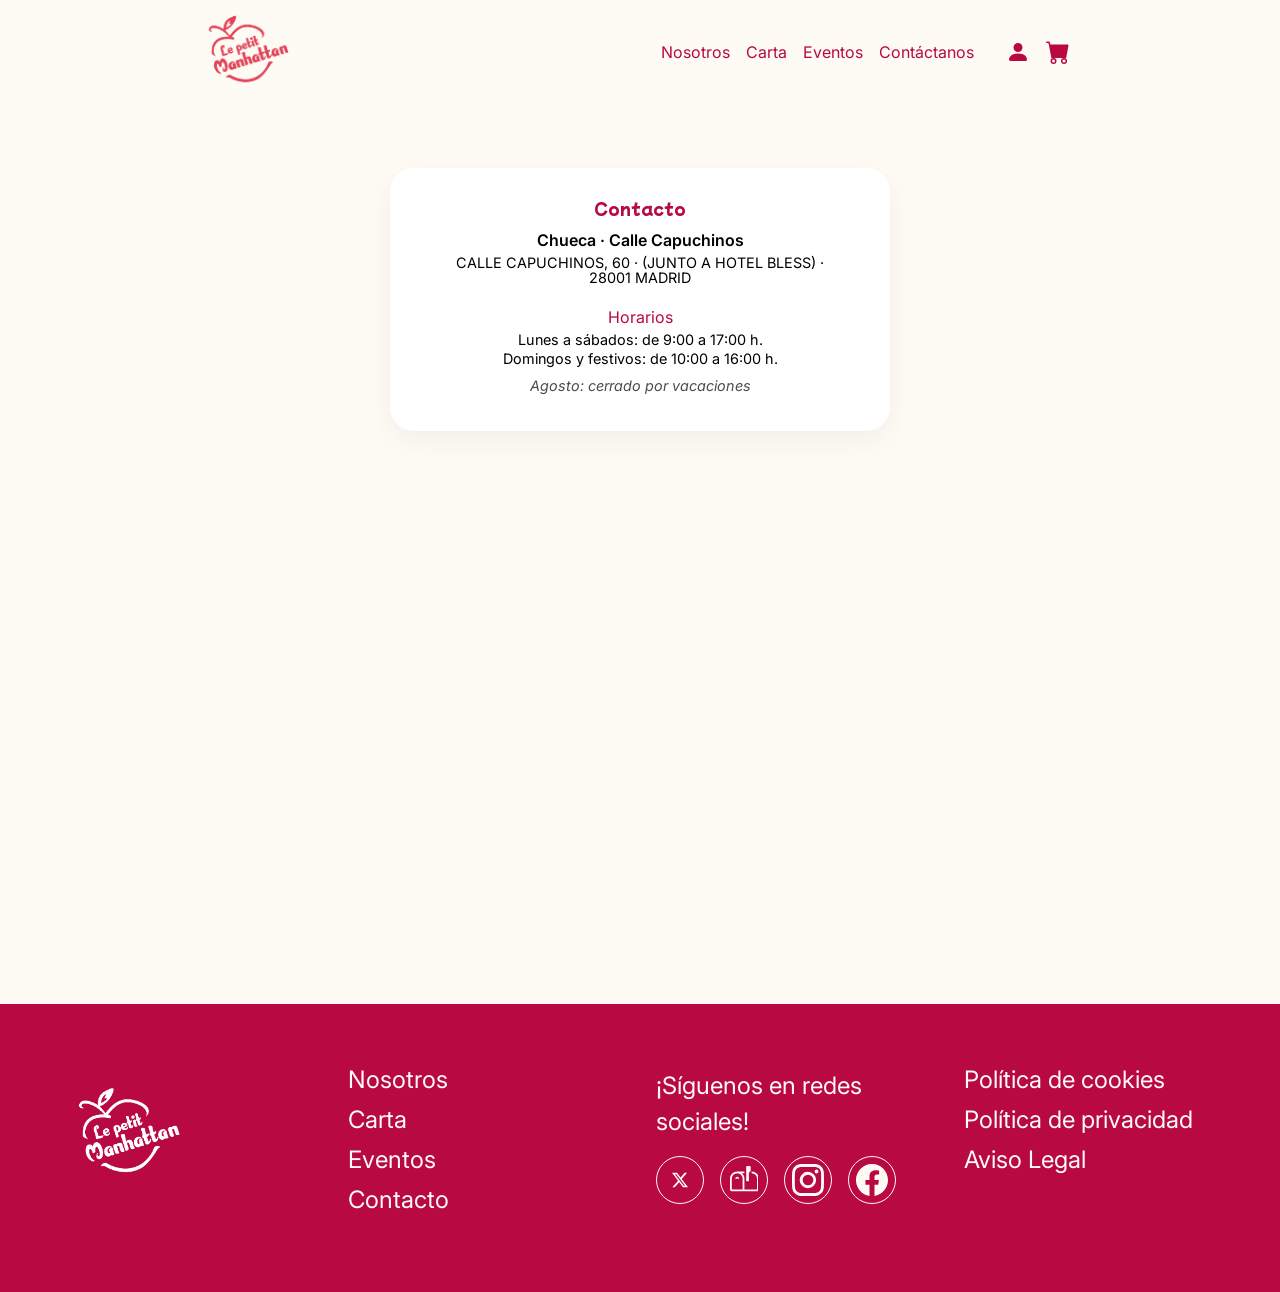
<file: contactanos.html>
<!DOCTYPE html>
<html lang="en">

<!-- HEAD: metadatos, estilos y scripts -->
<head>
    <meta charset="UTF-8">
    <meta name="viewport" content="width=device-width, initial-scale=1.0">
    <title>Contactanos</title>
    <link rel="stylesheet" href="contactanos.css">
    <script src="index.js" defer></script>
    <link rel="preconnect" href="https://fonts.googleapis.com">
    <link rel="preconnect" href="https://fonts.gstatic.com" crossorigin>
    <link
        href="https://fonts.googleapis.com/css2?family=Inter:ital,opsz,wght@0,14..32,100..900;1,14..32,100..900&family=Kaisei+Decol&family=Mochiy+Pop+One&display=swap"
        rel="stylesheet">
</head>

<!-- BODY: contenido visible del sitio -->
<body>
    <!-- HEADER: navegacion principal -->
    <header class="Header">
        <button class="Header-btn">
            <svg class="Header-svg" xmlns="http://www.w3.org/2000/svg" width="16" height="16" fill="currentColor"
                viewBox="0 0 16 16">
                <path fill-rule="evenodd"
                    d="M2.5 12a.5.5 0 0 1 .5-.5h10a.5.5 0 0 1 0 1H3a.5.5 0 0 1-.5-.5m0-4a.5.5 0 0 1 .5-.5h10a.5.5 0 0 1 0 1H3a.5.5 0 0 1-.5-.5m0-4a.5.5 0 0 1 .5-.5h10a.5.5 0 0 1 0 1H3a.5.5 0 0 1-.5-.5" />
            </svg>
        </button>
        <h1 class="Header-logo">
            <a href="index.html" class="Header-a">
                <img loading="lazy" src="assets/logo_petit_rojo.png" alt="logo_petit_rojo" class="Header-img">
            </a>
        </h1>
        <nav class="Header-nav">
            <div class="Header-menu">
                <ul class="Header-list">
                    <li class="Header-option"><a href="nosotros.html" class="Header-section">Nosotros</a></li>
                    <li class="Header-option"><a href="carta.html" class="Header-section">Carta</a></li>
                    <li class="Header-option"><a href="eventos.html" class="Header-section">Eventos</a></li>
                    <li class="Header-option"><a href="contactanos.html" class="Header-section">Contáctanos</a></li>
                </ul>
            </div>

            <div class="Header-icons">
                <ul class="Header-ul">
                    <li class="Header-li">
                        <a class="Header-link" href="">
                            <svg class="Header-icon Header-icon--user" xmlns="http://www.w3.org/2000/svg" width="16"
                                height="16" fill="currentColor" viewBox="0 0 16 16">
                                <path d="M3 14s-1 0-1-1 1-4 6-4 6 3 6 4-1 1-1 1zm5-6a3 3 0 1 0 0-6 3 3 0 0 0 0 6" />
                            </svg>
                        </a>
                    </li>
                    <li class="Header-li">
                        <a class="Header-link" href="">
                            <svg class="Header-icon Header-icon--cart" xmlns="http://www.w3.org/2000/svg" width="16"
                                height="16" fill="currentColor" viewBox="0 0 16 16">
                                <path
                                    d="M0 1.5A.5.5 0 0 1 .5 1H2a.5.5 0 0 1 .485.379L2.89 3H14.5a.5.5 0 0 1 .491.592l-1.5 8A.5.5 0 0 1 13 12H4a.5.5 0 0 1-.491-.408L2.01 3.607 1.61 2H.5a.5.5 0 0 1-.5-.5M5 12a2 2 0 1 0 0 4 2 2 0 0 0 0-4m7 0a2 2 0 1 0 0 4 2 2 0 0 0 0-4m-7 1a1 1 0 1 1 0 2 1 1 0 0 1 0-2m7 0a1 1 0 1 1 0 2 1 1 0 0 1 0-2" />
                            </svg>
                        </a>
                    </li>

                </ul>
            </div>
        </nav>
    </header>
</body>

<!-- MAIN: contenido principal de la pagina -->
<main class="contact">

    <section class="contact-card">

        <h1 class="contact-title">Contacto</h1>

        <p class="contact-place">Chueca · Calle Capuchinos</p>

        <p class="contact-address">
            CALLE CAPUCHINOS, 60 · (JUNTO A HOTEL BLESS) · 28001 MADRID
        </p>

        <div class="contact-hours">
            <h2>Horarios</h2>

            <p>Lunes a sábados: de 9:00 a 17:00 h.</p>
            <p>Domingos y festivos: de 10:00 a 16:00 h.</p>
            <p class="contact-note">Agosto: cerrado por vacaciones</p>
        </div>

    </section>

    <!-- MAPA -->
    <section class="contact-map">

        <iframe src="https://www.google.com/maps?q=Calle%20Capuchinos%2060%20Madrid&output=embed" loading="lazy"
            referrerpolicy="no-referrer-when-downgrade">
        </iframe>

    </section>
    

</main>
  <!-- FOOTER: enlaces y redes sociales -->
    <footer class="Footer">

        <div class="Footer-wrapper">


            <div class="Footer-brand">
                <img loading="lazy" src="assets/le_petit_blanco.png" alt="Le petit Manhattan">
            </div>


            <nav class="Footer-nav">
                <ul class="Footer-list">
                    <li class="Footer-li"><a href="nosotros.html">Nosotros</a></li>
                    <li class="Footer-li"><a href="carta.html">Carta</a></li>
                    <li class="Footer-li"><a href="eventos.html">Eventos</a></li>
                    <li class="Footer-li"><a href="contactanos.html">Contacto</a></li>
                </ul>
            </nav>


            <div class="Footer-social">
                <p>¡Síguenos en redes sociales!</p>

                <ul class="Footer-icons">
                    <li class="Footer-red">
                        <a class="Footer-link" href="https://x.com/?lang=es">
                            <svg class="Footer-icon" viewBox="0 0 16 16">
                                <path
                                    d="M12.6.75h2.454l-5.36 6.142L16 15.25h-4.937l-3.867-5.07-4.425 5.07H.316l5.733-6.57L0 .75h5.063l3.495 4.633L12.601.75Zm-.86 13.028h1.36L4.323 2.145H2.865z" />
                            </svg>
                        </a>
                    </li>

                    <li class="Footer-red">
                        <a class="Footer-link" href="https://workspace.google.com/intl/es/gmail/">
                            <svg xmlns="http://www.w3.org/2000/svg" width="16" height="16" fill="currentColor"
                                class="Footer-icon Footer-icon--mail" viewBox="0 0 16 16">
                                <path
                                    d="M10.5 8.5V3.707l.854-.853A.5.5 0 0 0 11.5 2.5v-2A.5.5 0 0 0 11 0H9.5a.5.5 0 0 0-.5.5v8zM5 7c0 .334-.164.264-.415.157C4.42 7.087 4.218 7 4 7s-.42.086-.585.157C3.164 7.264 3 7.334 3 7a1 1 0 0 1 2 0" />
                                <path
                                    d="M4 3h4v1H6.646A4 4 0 0 1 8 7v6h7V7a3 3 0 0 0-3-3V3a4 4 0 0 1 4 4v6a1 1 0 0 1-1 1H1a1 1 0 0 1-1-1V7a4 4 0 0 1 4-4m0 1a3 3 0 0 0-3 3v6h6V7a3 3 0 0 0-3-3" />
                            </svg>
                        </a>
                    </li>

                    <li class="Footer-red">
                        <a class="Footer-link" href="https://www.instagram.com/">
                            <svg xmlns="http://www.w3.org/2000/svg" width="16" height="16" fill="currentColor"
                                class="Footer-icons" viewBox="0 0 16 16">
                                <path
                                    d="M8 0C5.829 0 5.556.01 4.703.048 3.85.088 3.269.222 2.76.42a3.9 3.9 0 0 0-1.417.923A3.9 3.9 0 0 0 .42 2.76C.222 3.268.087 3.85.048 4.7.01 5.555 0 5.827 0 8.001c0 2.172.01 2.444.048 3.297.04.852.174 1.433.372 1.942.205.526.478.972.923 1.417.444.445.89.719 1.416.923.51.198 1.09.333 1.942.372C5.555 15.99 5.827 16 8 16s2.444-.01 3.298-.048c.851-.04 1.434-.174 1.943-.372a3.9 3.9 0 0 0 1.416-.923c.445-.445.718-.891.923-1.417.197-.509.332-1.09.372-1.942C15.99 10.445 16 10.173 16 8s-.01-2.445-.048-3.299c-.04-.851-.175-1.433-.372-1.941a3.9 3.9 0 0 0-.923-1.417A3.9 3.9 0 0 0 13.24.42c-.51-.198-1.092-.333-1.943-.372C10.443.01 10.172 0 7.998 0zm-.717 1.442h.718c2.136 0 2.389.007 3.232.046.78.035 1.204.166 1.486.275.373.145.64.319.92.599s.453.546.598.92c.11.281.24.705.275 1.485.039.843.047 1.096.047 3.231s-.008 2.389-.047 3.232c-.035.78-.166 1.203-.275 1.485a2.5 2.5 0 0 1-.599.919c-.28.28-.546.453-.92.598-.28.11-.704.24-1.485.276-.843.038-1.096.047-3.232.047s-2.39-.009-3.233-.047c-.78-.036-1.203-.166-1.485-.276a2.5 2.5 0 0 1-.92-.598 2.5 2.5 0 0 1-.6-.92c-.109-.281-.24-.705-.275-1.485-.038-.843-.046-1.096-.046-3.233s.008-2.388.046-3.231c.036-.78.166-1.204.276-1.486.145-.373.319-.64.599-.92s.546-.453.92-.598c.282-.11.705-.24 1.485-.276.738-.034 1.024-.044 2.515-.045zm4.988 1.328a.96.96 0 1 0 0 1.92.96.96 0 0 0 0-1.92m-4.27 1.122a4.109 4.109 0 1 0 0 8.217 4.109 4.109 0 0 0 0-8.217m0 1.441a2.667 2.667 0 1 1 0 5.334 2.667 2.667 0 0 1 0-5.334" />
                            </svg>
                        </a>
                    </li>

                    <li class="Footer-red">
                        <a class="Footer-link"
                            href="https://www.facebook.com/login/?next=https%3A%2F%2Fwww.facebook.com%2F%3Flocale%3Des_ES">
                            <svg xmlns="http://www.w3.org/2000/svg" width="16" height="16" fill="currentColor"
                                class="Footer-icons" viewBox="0 0 16 16">
                                <path
                                    d="M16 8.049c0-4.446-3.582-8.05-8-8.05C3.58 0-.002 3.603-.002 8.05c0 4.017 2.926 7.347 6.75 7.951v-5.625h-2.03V8.05H6.75V6.275c0-2.017 1.195-3.131 3.022-3.131.876 0 1.791.157 1.791.157v1.98h-1.009c-.993 0-1.303.621-1.303 1.258v1.51h2.218l-.354 2.326H9.25V16c3.824-.604 6.75-3.934 6.75-7.951" />
                            </svg>
                        </a>
                    </li>
                </ul>
            </div>


            <div class="Footer-legal">
                <ul>
                    <li class="Footer-li"><a href="#">Política de cookies</a></li>
                    <li class="Footer-li"><a href="#">Política de privacidad</a></li>
                    <li class="Footer-li"><a href="#">Aviso Legal</a></li>
                </ul>
            </div>

        </div>

    </footer>


</html>
</file>
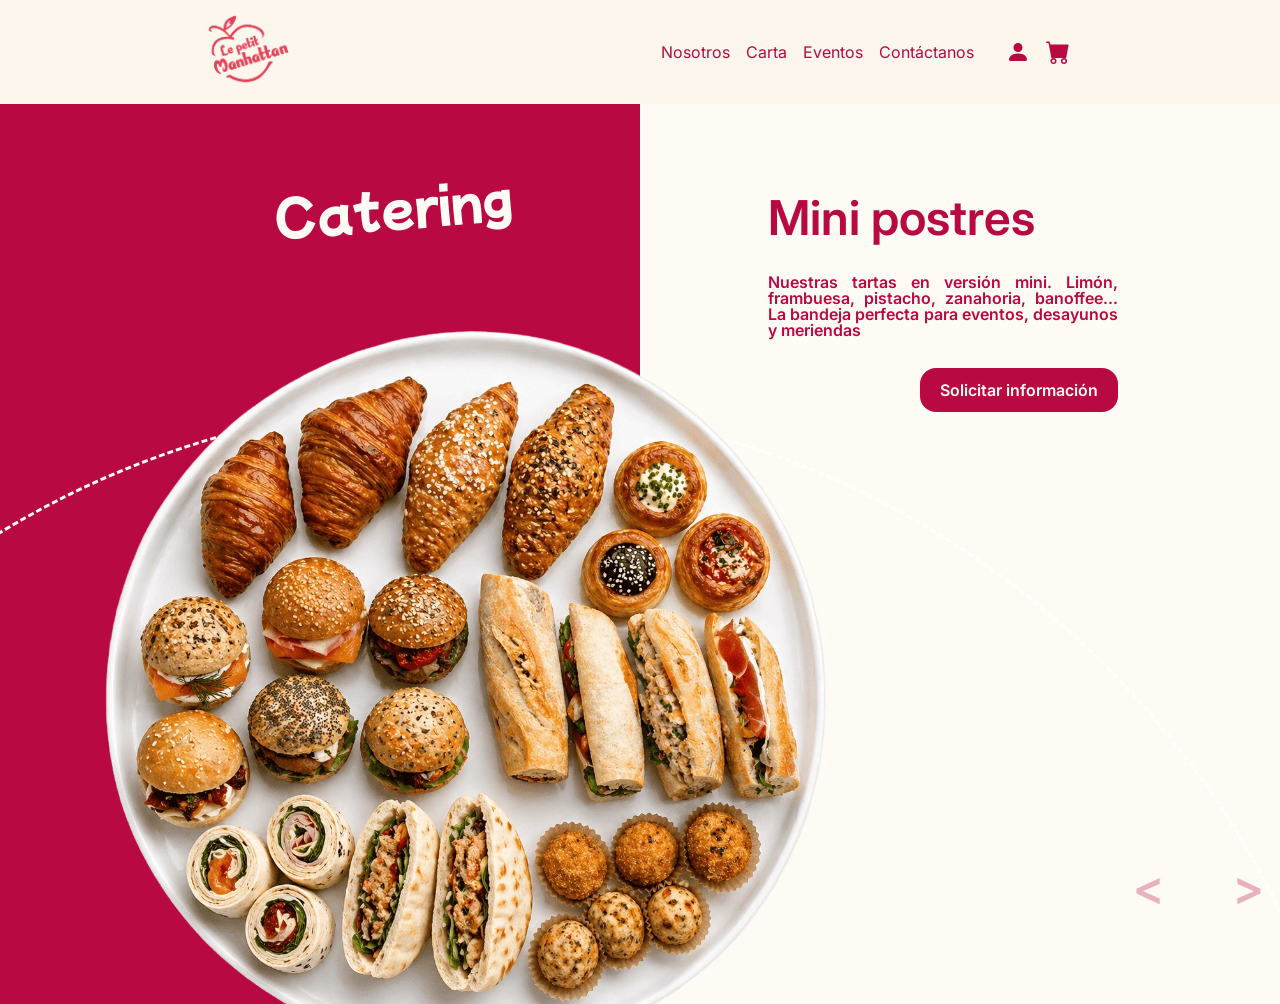
<file: eventos.html>
<!DOCTYPE html>
<html lang="en">

<!-- HEAD: metadatos, estilos y scripts -->
<head>
    <meta charset="UTF-8">
    <meta name="viewport" content="width=device-width, initial-scale=1.0">
    <title>Eventos</title>
    <link rel="stylesheet" href="eventos.css">
    <script src="index.js" defer></script>
    <script src="eventos.js" defer></script>
    <link rel="preconnect" href="https://fonts.googleapis.com">
    <link rel="preconnect" href="https://fonts.gstatic.com" crossorigin>
    <link
        href="https://fonts.googleapis.com/css2?family=Inter:ital,opsz,wght@0,14..32,100..900;1,14..32,100..900&family=Kaisei+Decol&family=Mochiy+Pop+One&display=swap"
        rel="stylesheet">
</head>

<!-- BODY: contenido visible del sitio -->
<body>
    <!-- HEADER: navegacion principal -->
    <header class="Header">
        <button class="Header-btn">
            <svg class="Header-svg" xmlns="http://www.w3.org/2000/svg" width="16" height="16" fill="currentColor"
                viewBox="0 0 16 16">
                <path fill-rule="evenodd"
                    d="M2.5 12a.5.5 0 0 1 .5-.5h10a.5.5 0 0 1 0 1H3a.5.5 0 0 1-.5-.5m0-4a.5.5 0 0 1 .5-.5h10a.5.5 0 0 1 0 1H3a.5.5 0 0 1-.5-.5m0-4a.5.5 0 0 1 .5-.5h10a.5.5 0 0 1 0 1H3a.5.5 0 0 1-.5-.5" />
            </svg>
        </button>
        <h1 class="Header-logo">
            <a href="index.html" class="Header-a">
                <img loading="lazy" src="assets/logo_petit_rojo.png" alt="logo_petit_rojo" class="Header-img">
            </a>
        </h1>
        <nav class="Header-nav">
            <div class="Header-menu">
                <ul class="Header-list">
                    <li class="Header-option"><a href="nosotros.html" class="Header-section">Nosotros</a></li>
                    <li class="Header-option"><a href="carta.html" class="Header-section">Carta</a></li>
                    <li class="Header-option"><a href="eventos.html" class="Header-section">Eventos</a></li>
                    <li class="Header-option"><a href="contactanos.html" class="Header-section">Contáctanos</a></li>
                </ul>
            </div>

            <div class="Header-icons">
                <ul class="Header-ul">
                    <li class="Header-li">
                        <a class="Header-link" href="">
                            <svg class="Header-icon Header-icon--user" xmlns="http://www.w3.org/2000/svg" width="16"
                                height="16" fill="currentColor" viewBox="0 0 16 16">
                                <path d="M3 14s-1 0-1-1 1-4 6-4 6 3 6 4-1 1-1 1zm5-6a3 3 0 1 0 0-6 3 3 0 0 0 0 6" />
                            </svg>
                        </a>
                    </li>
                    <li class="Header-li">
                        <a class="Header-link" href="">
                            <svg class="Header-icon Header-icon--cart" xmlns="http://www.w3.org/2000/svg" width="16"
                                height="16" fill="currentColor" viewBox="0 0 16 16">
                                <path
                                    d="M0 1.5A.5.5 0 0 1 .5 1H2a.5.5 0 0 1 .485.379L2.89 3H14.5a.5.5 0 0 1 .491.592l-1.5 8A.5.5 0 0 1 13 12H4a.5.5 0 0 1-.491-.408L2.01 3.607 1.61 2H.5a.5.5 0 0 1-.5-.5M5 12a2 2 0 1 0 0 4 2 2 0 0 0 0-4m7 0a2 2 0 1 0 0 4 2 2 0 0 0 0-4m-7 1a1 1 0 1 1 0 2 1 1 0 0 1 0-2m7 0a1 1 0 1 1 0 2 1 1 0 0 1 0-2" />
                            </svg>
                        </a>
                    </li>

                </ul>
            </div>
        </nav>
    </header>

    <!-- hero main -->
    <!-- MAIN: contenido principal de la pagina -->
<main>
        <div class="Slider">
            <div class="Slider-title">
                Catering
            </div>
            <!-- Comienzo texto -->
            <div class="Slider-content">
                <section class="Slider-item active">
                    <h1 class="Slider-product Slider-product--1">Mini postres</h1>
                    <p class="Slider-description">Nuestras tartas en versión mini. Limón, frambuesa, pistacho,
                        zanahoria,
                        banoffee... La bandeja perfecta para eventos, desayunos y meriendas</p>
                    <button class="Slider-button">Solicitar información</button>

                </section>
                <section class="Slider-item">
                    <h1 class="Slider-product Slider-product--2">Bandeja Deluxe</h1>
                    <p class="Slider-description">Bandeja de madera con una selección de los mejores cruasanes,
sándwiches, pulguitas, saladitos</p>
                    <button class="Slider-button">Solicitar información</button>

                </section>
                <section class="Slider-item">
                    <h1 class="Slider-product Slider-product--3">Pulguitas Saladas</h1>
                    <p class="Slider-description"> Bandejas de mini pulguitas de pan de centeno, semillas o espelta con rellenos
variados. Jamón ibérico de bellota, pastrami, salmón ahumado</p>
                    <button class="Slider-button">Solicitar información</button>

                </section>
                <ul class="Slider-img">
                    <li class="Slider-li" style="--i: 1">
                        <img loading="lazy" src="Eventos/ChatGPT Image 26 abr 2026, 18_13_32 (1).webp" alt="Mini postres" srcset="">
                    </li>
                    <li class="Slider-li" style="--i: 2">
                        <img loading="lazy" src="Eventos/edited-photo (2).webp" alt="Bandeja Deluxe" srcset="">
                    </li>
                    <li class="Slider-li" style = "--i: 3">
                        <img loading="lazy" src="Eventos/edited-photo (3).webp" alt="Panecitos salados" srcset="">
                    </li>
                </ul>
            </div>
        </div>

        <button id="next"><</button>
        <button id="prev">></button>
    </main>

</body>

</html>
</file>
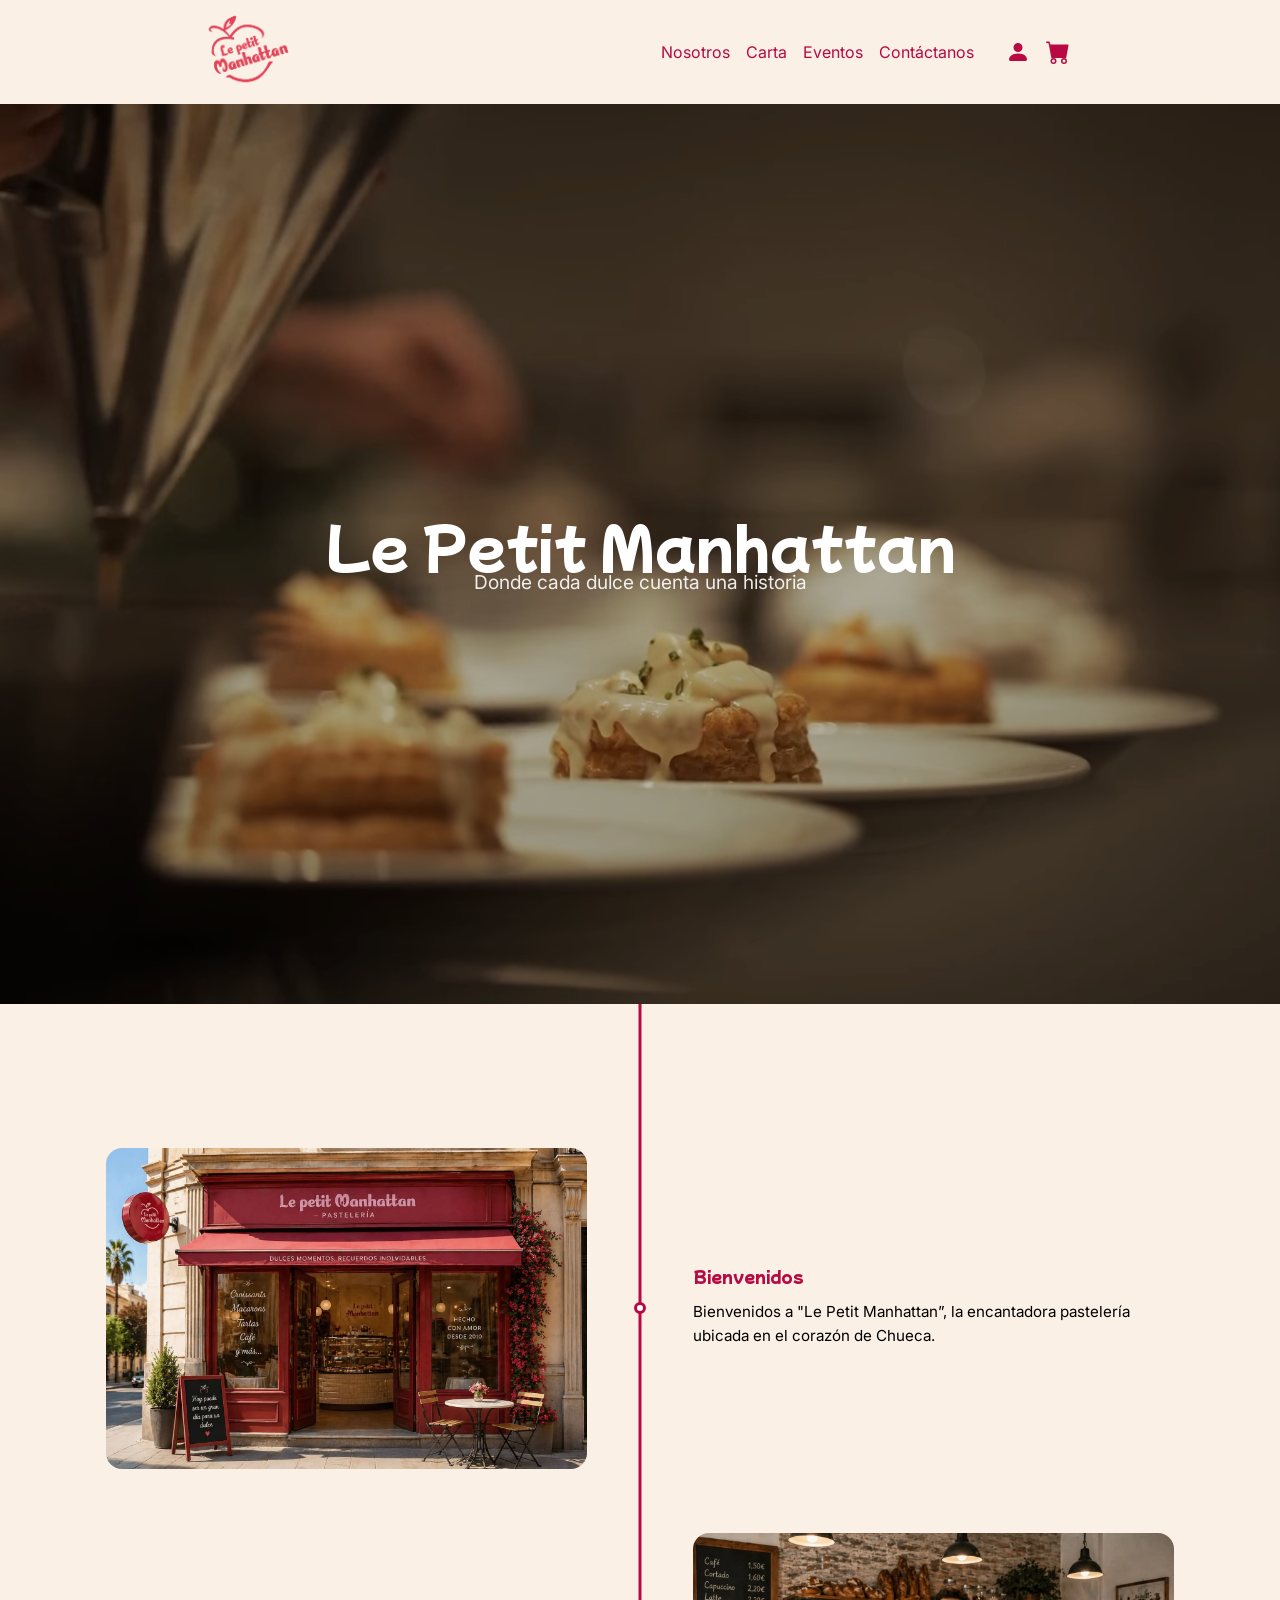
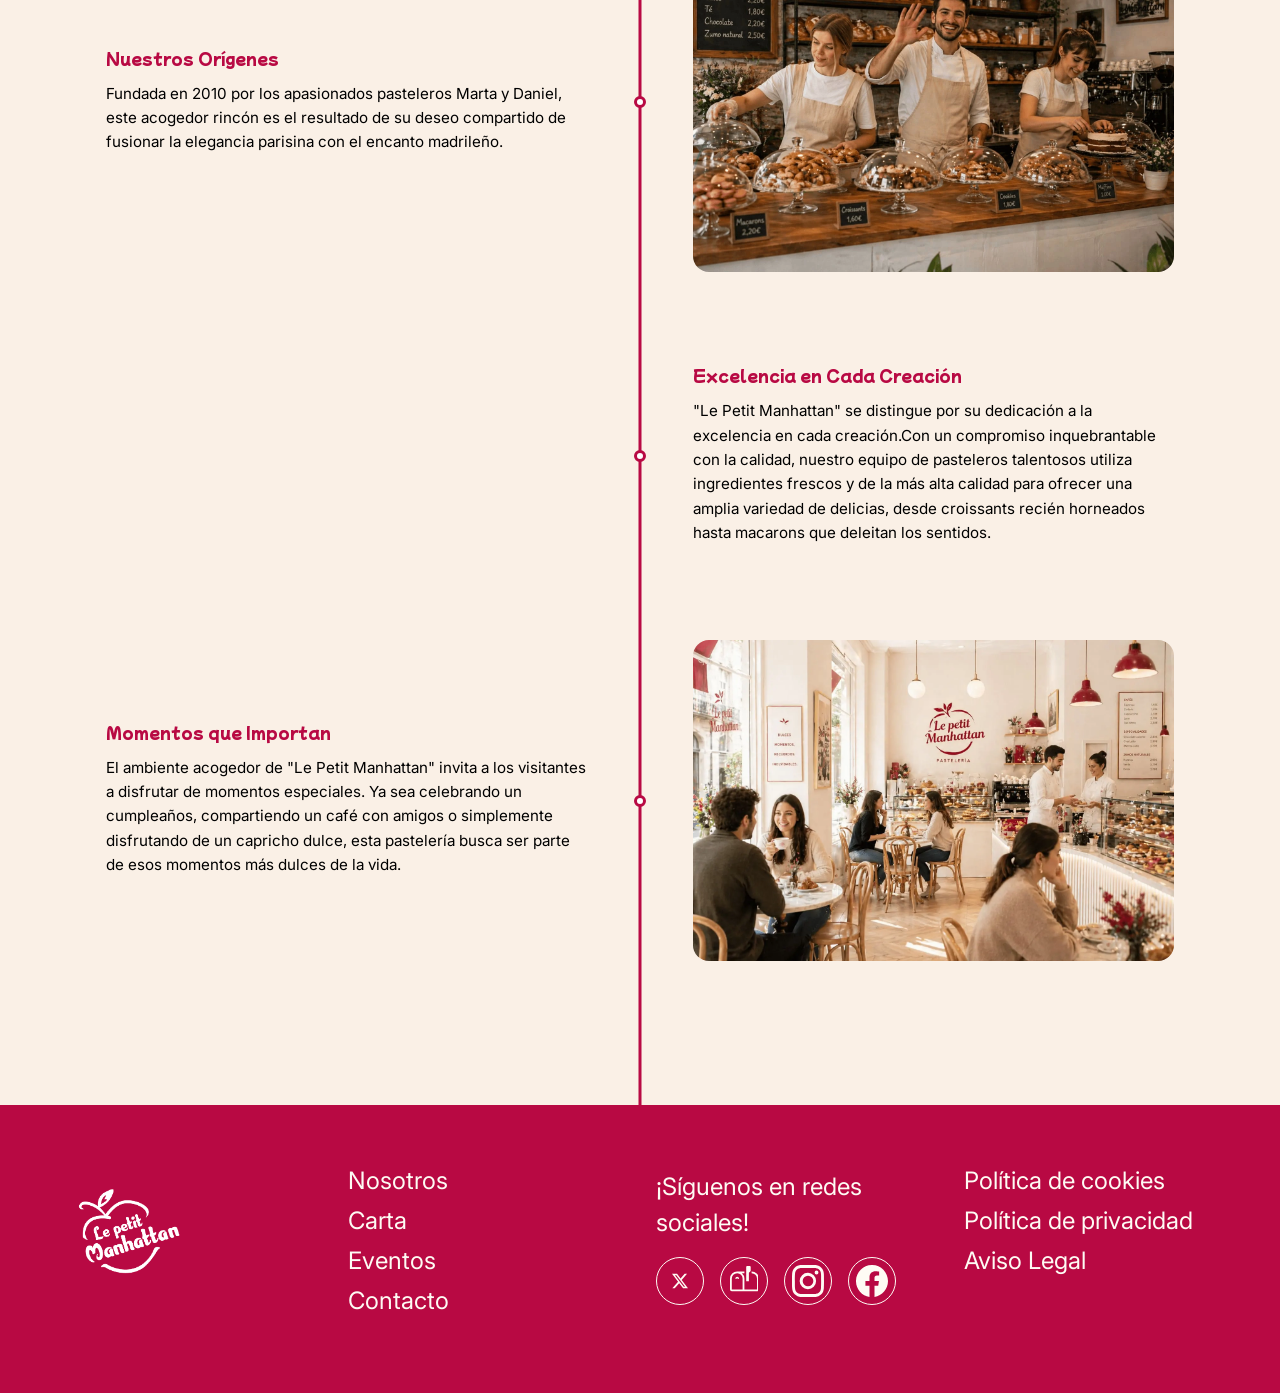
<file: nosotros.html>
<!DOCTYPE html>
<html lang="en">

<!-- HEAD: metadatos, estilos y scripts -->
<head>
    <meta charset="UTF-8">
    <meta name="viewport" content="width=device-width, initial-scale=1.0">
    <title>Nosotros</title>
    <link rel="stylesheet" href="nosotros.css">
    <script src="nosotros.js" defer></script>
    <link rel="preconnect" href="https://fonts.googleapis.com">
    <link rel="preconnect" href="https://fonts.gstatic.com" crossorigin>
    <link
        href="https://fonts.googleapis.com/css2?family=Inter:ital,opsz,wght@0,14..32,100..900;1,14..32,100..900&family=Kaisei+Decol&family=Mochiy+Pop+One&display=swap"
        rel="stylesheet">
</head>

<!-- BODY: contenido visible del sitio -->
<body>
    <!-- HEADER: navegacion principal -->
    <header class="Header">
        <button class="Header-btn">
            <svg class="Header-svg" xmlns="http://www.w3.org/2000/svg" width="16" height="16" fill="currentColor"
                viewBox="0 0 16 16">
                <path fill-rule="evenodd"
                    d="M2.5 12a.5.5 0 0 1 .5-.5h10a.5.5 0 0 1 0 1H3a.5.5 0 0 1-.5-.5m0-4a.5.5 0 0 1 .5-.5h10a.5.5 0 0 1 0 1H3a.5.5 0 0 1-.5-.5m0-4a.5.5 0 0 1 .5-.5h10a.5.5 0 0 1 0 1H3a.5.5 0 0 1-.5-.5" />
            </svg>
        </button>
        <h1 class="Header-logo">
            <a href="index.html" class="Header-a">
                <img loading="lazy" src="assets/logo_petit_rojo.png" alt="logo_petit_rojo" class="Header-img">
            </a>
        </h1>
        <nav class="Header-nav">
            <div class="Header-menu">
                <ul class="Header-list">
                    <li class="Header-option"><a href="nosotros.html" class="Header-section">Nosotros</a></li>
                    <li class="Header-option"><a href="carta.html" class="Header-section">Carta</a></li>
                    <li class="Header-option"><a href="eventos.html" class="Header-section">Eventos</a></li>
                    <li class="Header-option"><a href="contactanos.html" class="Header-section">Contáctanos</a></li>
                </ul>
            </div>

            <div class="Header-icons">
                <ul class="Header-ul">
                    <li class="Header-li">
                        <a class="Header-link" href="">
                            <svg class="Header-icon Header-icon--user" xmlns="http://www.w3.org/2000/svg" width="16"
                                height="16" fill="currentColor" viewBox="0 0 16 16">
                                <path d="M3 14s-1 0-1-1 1-4 6-4 6 3 6 4-1 1-1 1zm5-6a3 3 0 1 0 0-6 3 3 0 0 0 0 6" />
                            </svg>
                        </a>
                    </li>
                    <li class="Header-li">
                        <a class="Header-link" href="">
                            <svg class="Header-icon Header-icon--cart" xmlns="http://www.w3.org/2000/svg" width="16"
                                height="16" fill="currentColor" viewBox="0 0 16 16">
                                <path
                                    d="M0 1.5A.5.5 0 0 1 .5 1H2a.5.5 0 0 1 .485.379L2.89 3H14.5a.5.5 0 0 1 .491.592l-1.5 8A.5.5 0 0 1 13 12H4a.5.5 0 0 1-.491-.408L2.01 3.607 1.61 2H.5a.5.5 0 0 1-.5-.5M5 12a2 2 0 1 0 0 4 2 2 0 0 0 0-4m7 0a2 2 0 1 0 0 4 2 2 0 0 0 0-4m-7 1a1 1 0 1 1 0 2 1 1 0 0 1 0-2m7 0a1 1 0 1 1 0 2 1 1 0 0 1 0-2" />
                            </svg>
                        </a>
                    </li>

                </ul>
            </div>
        </nav>
    </header>

    <!-- MAIN: contenido principal de la pagina -->
<main>

        <!-- HERO -->
        <section class="hero">

            <video autoplay muted loop playsinline class="hero-video">
                <source src="Nosotros/decorando_comida.webm" type="video/mp4">
            </video>

            <div class="hero-content">
                <h1 class="hero-title">Le Petit Manhattan</h1>
                <p class="hero-subtitle">Donde cada dulce cuenta una historia</p>
            </div>

        </section>

        <!-- TIMELINE -->
        <section class="timeline" aria-label="Historia de la pastelería">

            <div class="timeline-line"></div>

            <!-- ITEM -->
            <article class="timeline-item">
                <div class="timeline-media">
                    <img loading="lazy" src="Nosotros/Fachada_pasteleria.webp" alt="Fachada de la pastelería">
                </div>

                <div class="timeline-content">
                    <h2 class="timeline-title">Bienvenidos</h2>
                    <p class="timeline-text">
                        Bienvenidos a "Le Petit Manhattan”, la encantadora pastelería ubicada en el corazón de Chueca.
                    </p>
                </div>
            </article>

            <article class="timeline-item timeline-item-reverse">
                <div class="timeline-media">
                    <img loading="lazy" src="Nosotros/equipo_pasteleria.webp" alt="Equipo de pasteleros">
                </div>

                <div class="timeline-content">
                    <h2 class="timeline-title">Nuestros Orígenes</h2>
                    <p class="timeline-text">
                        Fundada
                        en 2010 por los apasionados pasteleros Marta y Daniel, este acogedor rincón es el resultado de
                        su deseo
                        compartido de fusionar la elegancia parisina con el encanto madrileño.
                    </p>
                </div>
            </article>

            <article class="timeline-item">
                <video autoplay muted loop playsinline class="timeline-media">
                    <source src="Nosotros/Tarta Cortada.mp4" type="video/mp4">
                </video>

                <div class="timeline-content">
                    <h2 class="timeline-title">Excelencia en Cada Creación</h2>
                    <p class="timeline-text">
                        "Le Petit Manhattan" se distingue por su dedicación a la excelencia en cada creación.Con un
                        compromiso
                        inquebrantable con la calidad, nuestro equipo de pasteleros talentosos utiliza ingredientes
                        frescos y de la
                        más alta calidad para ofrecer una amplia variedad de delicias, desde croissants recién horneados
                        hasta
                        macarons que deleitan los sentidos.
                    </p>
                </div>
            </article>

            <article class="timeline-item timeline-item-reverse">
                <div class="timeline-media">
                    <img loading="lazy" src="Nosotros/Dentro_Pasteleria.webp" alt="Clientes disfrutando">
                </div>

                <div class="timeline-content">
                    <h2 class="timeline-title">Momentos que Importan</h2>
                    <p class="timeline-text">
                        El ambiente acogedor de "Le Petit Manhattan" invita a los visitantes a disfrutar de momentos
                        especiales. Ya
                        sea celebrando un cumpleaños, compartiendo un café con amigos o simplemente disfrutando de un
                        capricho dulce, esta pastelería busca ser parte de esos momentos más dulces de la vida.
                    </p>
                </div>
            </article>

        </section>

    </main>
    
    <!-- FOOTER: enlaces y redes sociales -->
    <footer class="Footer">

        <div class="Footer-wrapper">


            <div class="Footer-brand">
                <img loading="lazy" src="assets/le_petit_blanco.png" alt="Le petit Manhattan">
            </div>


            <nav class="Footer-nav">
                <ul class="Footer-list">
                    <li class="Footer-li"><a href="nosotros.html">Nosotros</a></li>
                    <li class="Footer-li"><a href="carta.html">Carta</a></li>
                    <li class="Footer-li"><a href="eventos.html">Eventos</a></li>
                    <li class="Footer-li"><a href="contactanos.html">Contacto</a></li>
                </ul>
            </nav>


            <div class="Footer-social">
                <p>¡Síguenos en redes sociales!</p>

                <ul class="Footer-icons">
                    <li class="Footer-red">
                        <a class="Footer-link" href="https://x.com/?lang=es">
                            <svg class="Footer-icon" viewBox="0 0 16 16">
                                <path
                                    d="M12.6.75h2.454l-5.36 6.142L16 15.25h-4.937l-3.867-5.07-4.425 5.07H.316l5.733-6.57L0 .75h5.063l3.495 4.633L12.601.75Zm-.86 13.028h1.36L4.323 2.145H2.865z" />
                            </svg>
                        </a>
                    </li>

                    <li class="Footer-red">
                        <a class="Footer-link" href="https://workspace.google.com/intl/es/gmail/">
                            <svg xmlns="http://www.w3.org/2000/svg" width="16" height="16" fill="currentColor"
                                class="Footer-icon Footer-icon--mail" viewBox="0 0 16 16">
                                <path
                                    d="M10.5 8.5V3.707l.854-.853A.5.5 0 0 0 11.5 2.5v-2A.5.5 0 0 0 11 0H9.5a.5.5 0 0 0-.5.5v8zM5 7c0 .334-.164.264-.415.157C4.42 7.087 4.218 7 4 7s-.42.086-.585.157C3.164 7.264 3 7.334 3 7a1 1 0 0 1 2 0" />
                                <path
                                    d="M4 3h4v1H6.646A4 4 0 0 1 8 7v6h7V7a3 3 0 0 0-3-3V3a4 4 0 0 1 4 4v6a1 1 0 0 1-1 1H1a1 1 0 0 1-1-1V7a4 4 0 0 1 4-4m0 1a3 3 0 0 0-3 3v6h6V7a3 3 0 0 0-3-3" />
                            </svg>
                        </a>
                    </li>

                    <li class="Footer-red">
                        <a class="Footer-link" href="https://www.instagram.com/">
                            <svg xmlns="http://www.w3.org/2000/svg" width="16" height="16" fill="currentColor"
                                class="Footer-icons" viewBox="0 0 16 16">
                                <path
                                    d="M8 0C5.829 0 5.556.01 4.703.048 3.85.088 3.269.222 2.76.42a3.9 3.9 0 0 0-1.417.923A3.9 3.9 0 0 0 .42 2.76C.222 3.268.087 3.85.048 4.7.01 5.555 0 5.827 0 8.001c0 2.172.01 2.444.048 3.297.04.852.174 1.433.372 1.942.205.526.478.972.923 1.417.444.445.89.719 1.416.923.51.198 1.09.333 1.942.372C5.555 15.99 5.827 16 8 16s2.444-.01 3.298-.048c.851-.04 1.434-.174 1.943-.372a3.9 3.9 0 0 0 1.416-.923c.445-.445.718-.891.923-1.417.197-.509.332-1.09.372-1.942C15.99 10.445 16 10.173 16 8s-.01-2.445-.048-3.299c-.04-.851-.175-1.433-.372-1.941a3.9 3.9 0 0 0-.923-1.417A3.9 3.9 0 0 0 13.24.42c-.51-.198-1.092-.333-1.943-.372C10.443.01 10.172 0 7.998 0zm-.717 1.442h.718c2.136 0 2.389.007 3.232.046.78.035 1.204.166 1.486.275.373.145.64.319.92.599s.453.546.598.92c.11.281.24.705.275 1.485.039.843.047 1.096.047 3.231s-.008 2.389-.047 3.232c-.035.78-.166 1.203-.275 1.485a2.5 2.5 0 0 1-.599.919c-.28.28-.546.453-.92.598-.28.11-.704.24-1.485.276-.843.038-1.096.047-3.232.047s-2.39-.009-3.233-.047c-.78-.036-1.203-.166-1.485-.276a2.5 2.5 0 0 1-.92-.598 2.5 2.5 0 0 1-.6-.92c-.109-.281-.24-.705-.275-1.485-.038-.843-.046-1.096-.046-3.233s.008-2.388.046-3.231c.036-.78.166-1.204.276-1.486.145-.373.319-.64.599-.92s.546-.453.92-.598c.282-.11.705-.24 1.485-.276.738-.034 1.024-.044 2.515-.045zm4.988 1.328a.96.96 0 1 0 0 1.92.96.96 0 0 0 0-1.92m-4.27 1.122a4.109 4.109 0 1 0 0 8.217 4.109 4.109 0 0 0 0-8.217m0 1.441a2.667 2.667 0 1 1 0 5.334 2.667 2.667 0 0 1 0-5.334" />
                            </svg>
                        </a>
                    </li>

                    <li class="Footer-red">
                        <a class="Footer-link"
                            href="https://www.facebook.com/login/?next=https%3A%2F%2Fwww.facebook.com%2F%3Flocale%3Des_ES">
                            <svg xmlns="http://www.w3.org/2000/svg" width="16" height="16" fill="currentColor"
                                class="Footer-icons" viewBox="0 0 16 16">
                                <path
                                    d="M16 8.049c0-4.446-3.582-8.05-8-8.05C3.58 0-.002 3.603-.002 8.05c0 4.017 2.926 7.347 6.75 7.951v-5.625h-2.03V8.05H6.75V6.275c0-2.017 1.195-3.131 3.022-3.131.876 0 1.791.157 1.791.157v1.98h-1.009c-.993 0-1.303.621-1.303 1.258v1.51h2.218l-.354 2.326H9.25V16c3.824-.604 6.75-3.934 6.75-7.951" />
                            </svg>
                        </a>
                    </li>
                </ul>
            </div>


            <div class="Footer-legal">
                <ul>
                    <li class="Footer-li"><a href="#">Política de cookies</a></li>
                    <li class="Footer-li"><a href="#">Política de privacidad</a></li>
                    <li class="Footer-li"><a href="#">Aviso Legal</a></li>
                </ul>
            </div>

        </div>

    </footer>
</body>


</html>
</file>
<file: index.css>
:root {
    font-size: 100%;
    font-family: system-ui, sans-serif;
    scroll-behavior: smooth;
    hyphens: none;


    --color-primary: #B80943;
    --color-secondary: #F2B861;
    --color-bg: #FEFBF4;
    --color-text: #1d1d1b;

    --font-title: 'Mochiy Pop One', sans-serif;
    --font-subtitle: 'Kaisei Decol';
    --font-text: 'Inter', sans-serif;


    --fs-h1: clamp(2rem, 6vw, 3rem);
    --fs-h2: clamp(1.2rem, 3vw, 2rem);
    --fs-p: clamp(0.8rem, 2vw, 1.5rem);
    --fs-big: clamp(4rem, 6vw, 3rem);
}

*,
*::before,
*::after {
    margin: 0;
    padding: 0;
    border: 0;
    box-sizing: border-box;
    vertical-align: baseline;
}

*::before,
*::after {
    display: block;
}

img,
picture,
video,
iframe,
figure,
canvas {
    max-width: 100%;
    display: block;
    width: 100%;
    height: initial;
    object-fit: cover;
    object-position: center center;
}

a {
    display: block;
    text-decoration: none;
    color: inherit;
    font: inherit;
}

p {
    hyphens: none;
}


p a {
    display: inline;

}


li,
menu,
summary {
    list-style-type: none;
}

ol {
    counter-reset: revert;
}

h1,
h2,
h3,
h4,
h5,
h6,
p,
span,
a,
strong,
blockquote,
i,
b,
u,
em,
pre,
code,
mark,
del {
    font: inherit;
    line-height: 1em;
    text-decoration: none;
    color: inherit;
    overflow-wrap: break-word;
    text-wrap: pretty;
    hyphens: none;
}

mark {
    background-color: transparent;
}

blockquote::before,
blockquote::after,
q::before,
q::after {
    content: none;
}

form,
input,
textarea,
select,
button,
label {
    font: inherit;
    hyphens: auto;
    background-color: transparent;
    color: inherit;
    display: block;
    appearance: none;
}

fieldset {
    border: none;
}

::placeholder {
    color: unset;
}

button,
label {
    cursor: pointer;
    hyphens: none;
}

table,
tr,
td,
th,
tbody,
thead,
tfoot {
    border-collapse: collapse;
    border-spacing: 0;
    font: inherit;
}

svg {
    width: 2rem;
    height: initial;
    display: block;

}

html {
    overflow-x: hidden;
}

body {
    min-height: 100vh;
    width: 100%;
    line-height: 1.5em;
    color: inherit;
    hyphens: auto;
    font-smooth: always;
    -webkit-font-smoothing: antialiased;
    -moz-osx-font-smoothing: grayscale;
    font-family: "Inter", sans-serif;
    font-optical-sizing: auto;
    font-weight: weight;
    font-style: normal;
    background-color: rgb(250, 240, 230);


}

/*Header*/
.Header {
    width: 100%;
    position: sticky;
    top: 0;
    z-index: 10;

    display: flex;
    flex-flow: row nowrap;
    justify-content: space-around;
    align-items: center;





}

.Header-btn {

    display: none;

}

.Header-svg {
    color: var(--color-primary);
}

.Header-logo {

    width: 8rem;
    min-height: fit-content;


}

.Header-a {}

.Header-img {}

.Header-section {
    color: var(--color-primary);
}

.Header-nav {
    display: flex;
    flex-flow: row nowrap;
    justify-content: center;
    align-items: center;

}

.Header-menu {}

.Header-list {
    display: flex;
    flex-flow: row nowrap;
    justify-content: center;
    align-items: center;
    gap: 1rem;

}

.Header-option {}

.Header-icons {}

.Header-ul {
    display: flex;
    flex-flow: row nowrap;
    justify-content: center;
    align-items: center;
    gap: 1rem;
    margin: 2rem;

}

.Header-li {}

.Header-link {}

.Header-icon--user {
    color: var(--color-primary);
    width: 1.5rem;
}

.Header-icon--cart {
    color: var(--color-primary);
    width: 1.5rem;
}

@media(max-width:950px) {
    body {
        overflow: hidden;
    }

    .Header-logo {
        position: absolute;
        top: center;
        left: 40%;
        width: 7rem;

    }

    .Header-btn {
        display: block;
    }

    .Header-list {
        display: none;
    }


}

@media(max-width:500px) {
    body {
        overflow: hidden;
    }

    .Header-nav {
        display: none;
    }

    .Header {
        display: flex;
        flex-flow: row nowrap;
        justify-content: space-between;
        align-items: center;



    }

    .Header-btn {
        position: sticky;
        top: start;
        left: start;
        margin: 1rem;

    }

    .Header-logo {
        position: absolute;
        top: center;
        left: 40%;
        width: 5rem;


    }

}

/*Hero-imagen principal con galletas*/
.Hero {
    width: 100%;
    min-height: 100vh;
    overflow: hidden;

    position: relative;
    isolation: isolate;

}

.Hero-backgnd {
    position: absolute;
    inset: 0;
    z-index: 1;
    background-color: rgb(250, 240, 230);
}

.Hero-img--backgnd {
    width: 100%;
    min-height: 100vh;
    object-fit: cover;
    margin-top: -10%;
}


.Hero-effect {
    position: absolute;
    inset: 0;
    z-index: 1;
    pointer-events: none
}

.Hero-decor {

    position: absolute;
    animation: float 6s ease-in-out infinite;

    width: clamp(220px, 18vw, 420px);
}

.Hero-decor--1 {
    top: 5%;
    left: -10%;
    transform: rotate(-15deg);
    z-index: 1;

}

.Hero-decor--2 {
    top: 10%;
    right: -5%;
    transform: rotate(10deg);
    z-index: 1;
}

.Hero-decor--3 {
    bottom: 10%;
    left: 10%;
    transform: rotate(-5deg);
}

.Hero-decor--4 {
    bottom: 0;
    right: -8%;
    transform: rotate(20deg);

}

.Hero-decor--5 {
    top: 50%;
    right: 15%;
    transform: translateY(-50%) rotate(-10deg);
}

.Hero-call {

    position: relative;
    z-index: 2;
    display: flex;
    justify-content: end;
    align-items: center;
    min-height: 100vh;

    padding-right: clamp(1rem, 6vw, 6rem);



}

.Hero-button {
    background-color: var(--color-primary);
    color: white;

    padding: clamp(0.6rem, 1vw, 1rem) clamp(1.2rem, 2vw, 2rem);
    font-size: clamp(0.9rem, 1.2vw, 1.1rem);

    border-radius: 8px;
    font-weight: 600;
    cursor: pointer;
}

@keyframes float {
    0% {
        transform: translateY(0) rotate(0deg);
    }

    50% {
        transform: translateY(-10px) rotate(5deg);
    }

    100% {
        transform: translateY(0) rotate(0deg);
    }
}

/* Responsive hero*/
@media(max-width:800px) {
    .Hero-decor--5 {
        display: none;
    }

    .Hero-decor--3 {
        display: none;
    }
}

@media(max-width:600px) {

    .Hero {
        overflow: hidden;
    }

    .Hero-decor {
        width: clamp(120px, 30vw, 200px);
    }

    .Hero-decor--1 {
        top: 10%;
        left: 0;
        transform: translateX(-40%) rotate(-15deg);
    }

    .Hero-decor--2 {
        top: 20%;
        right: 0;
        transform: translateX(40%) rotate(10deg);
    }

    .Hero-decor--3,
    .Hero-decor--4,
    .Hero-decor--5 {
        display: none;
    }
}

@media(max-width:550px) {
    .Hero {
        min-height: 60vh;
    }

    .Hero-call {
        min-height: 60vh;
    }

    .Hero-effect {
        display: none;
    }

    .Hero-button {
        position: absolute;

    }

    .Hero-img--backgnd {
        width: 100%;
        min-height: 25rem;

    }

    .Hero-decor {
        display: none;
        bottom: 0;

    }
}

/* Seccion roja */
.Red {
    width: 100%;
    background-color: var(--color-primary);
    min-height: 100vh;


    position: relative;


}

.Red-ad {
    position: sticky;
    top: 0;
    width: 90%;
    min-height: 90vh;

    margin: 0 auto;

}

.Red-backgnd {
    width: auto;

    min-height: 90vh;

    display: flex;
    flex-flow: column nowrap;
    justify-content: center;
    align-items: center;
    z-index: 1;

    gap: 3rem;
}

.Red-title {
    font-size: var(--fs-big);
    max-width: 62.5rem;
    line-height: 1.5;
    font-family: var(--font-title);
    text-align: center;
    color: var(--color-bg);
    padding-top: 10rem;

}

.Red-text {

    text-align: center;
    font-size: var(--fs-h2);
    font-family: var(--font-subtitle);
    font-weight: 500;
    color: var(--color-bg);
    line-height: normal;
    margin: 4rem;
    max-width: 1000px;
    z-index: 1;

}


span {
    font-family: var(--font-title);

}

.Red-decor {

    width: 100%;
    min-height: 100px;
    z-index: 1;

}

.Red-cookie--1 {
    position: absolute;

    width: clamp(220px, 18vw, 420px);

    top: 0;
    left: -10%;
    transform: rotate(-15deg);
    animation: float 6s ease-in-out infinite;

}

.Red-cookie--2 {
    position: absolute;
    bottom: 20%;
    right: 0;
    width: clamp(320px, 18vw, 420px);
    animation: float 6s ease-in-out infinite;
}



@media(max-width:750px) {
    .Red-title {
        font-size: 2.5rem;
    }


    .Red-text {
        margin: 1rem;

    }
}

@media(max-width:500px) {
    .Red{
        min-heighta:50vh;
    }
    .Red-title {
        padding-top: 0;
    }

    .Red-decor {
        display: none;
    }

    .Red-title {
        font-size: 2rem;
    }

    .Marquee-sentence {

        font-size: 1rem;
        hyphens: none;
    }
}


/*Marquesina*/
.Marquee-title {
    width: 100%;
}

.Marquee-Product {
    width: fit-content;
    margin: auto;
    padding: 1rem 1rem;

    font-weight: 600;
    color: var(--color-primary);
    font-size: var(--fs-h2);
    font-family: var(--font-title);
    font-weight: 400;
    font-style: normal;


}

.Marquee {
    width: 100%;
    min-height: 300px;
    margin: auto;
    padding: 1rem 0;
    overflow: hidden;




}

.Marquee-wrapper {
    width: 200%;

    display: grid;
    grid-template-columns: repeat(6, 1fr);

    animation: slideLeft 5s linear infinite both;
    gap: 1rem;

}

.Marquee-cake {

    width: 100%;
    aspect-ratio: 1/1;
    object-fit: contain;
    object-position: center;
    max-height: 500px;
}

@keyframes slideLeft {
    from {
        translate: 0%;
    }

    to {
        translate: -50%;
    }
}

.Marquee-subtitle {
    width: 100%;
}

.Marquee-promo {
    width: 100%;
    margin: auto;
    padding: 1rem 1rem;
    text-align: center;
    color: var(--color-primary);
    font-family: var(--font-title);
    font-size: var(--fs-h2)
}

.Marquee-text {
    width: 100%;
    padding: 1rem 1rem;
    font-family: var(--font-text);
    font-size: var(--fs-p);
    font-weight: 600;
    display: flex;
    flex-flow: row nowrap;
    justify-content: center;
    align-items: center;
}

.Marquee-sentence {
    width: 600px;

    display: flex;
    flex-flow: row nowrap;
    justify-content: center;
    align-items: center;

    text-align: center;
}

/*Sección Amarilla*/

.Marquee-sticker {
    width: 100%;
    min-height: 20vw;
    display: flex;
    flex-flow: row nowrap;
    justify-content: center;
    align-items: end;


}

.Marquee-img {
    width: 15vw;


}

.About {
    background-color: var(--color-secondary);
}

.About-wrapper {
    width: 90%;

    display: grid;
    grid-template-columns: repeat(2, 1fr);
    gap: 1rem;
    padding: 10rem 0;
    margin: 0 auto;

}

.About-column {
    width: 100%;

}

.About-box {
    width: 90%;

}

.About-column--left {

    display: flex;
    flex-flow: row nowrap;
    justify-content: center;
    align-items: center;
}

.About-img {

    object-fit: cover;
    border-radius: 50%;

}

.About-column--right {
    display: flex;
    flex-flow: row nowrap;
    justify-content: center;
    align-items: center;
}

.About-us {
    width: 100%;


    padding-bottom: 2rem;
    font-size: var(--fs-h2);
    font-family: var(--font-text);
    font-weight: 800;
}

.About-call {
    width: fit-content;

    padding-bottom: 1rem;
    font-size: var(--fs-p);
    line-height: 1.5;
    font-style: var(--font-text);

}

.About-button {

    display: inline-block;
    padding: 1rem 2rem;

    background-color: var(--color-text);
    color: var(--color-bg);

    font-size: var(--font-text);
    font-weight: 500;


    border-radius: 0.5rem;
    border: none;

    cursor: pointer;

    transition: background-color 0.3s ease,
        transform 0.2s ease,
        box-shadow 0.2s ease;
    box-shadow: 0 4px 12px rgba(0, 0, 0, 0.08);

}

@media(max-width:900px) {
    .About-wrapper {
        display: flex;
        flex-flow: column nowrap;
        justify-content: center;
        align-items: center;
        padding: 3rem 0;
    }

    .About-column--right {

        text-align: center;
    }
}


/*Footer*/

.Footer {
    background-color: var(--color-primary);
    color: var(--color-bg);
    padding: 3rem 2rem;
}

.Footer-wrapper {
    max-width: 1200px;
    margin: 1rem auto 1rem;

    display: grid;
    grid-template-columns: repeat(4, 1fr);
    gap: 2rem;
    align-items: start;
}


.Footer-brand img {
    width: 18vh;

}


.Footer-list,
.Footer-legal ul,
.Footer-icons {
    padding: 0;
    margin: 0;

}

.Footer-li {
    margin-bottom: 1rem;
}


.Footer a {
    color: var(--color-bg);
    font-size: var(--fs-p);
    font-family: var(--font-text);
}

.Footer a:hover {
    text-decoration: underline;
}

.Footer-social p {
    margin-bottom: 1rem;
    font-size: var(--fs-p);
    line-height: 1.5;
}

.Footer-icons {
    display: flex;
    flex-flow: row nowrap;
    gap: 1rem;
}

.Footer-link {
    width: 3rem;
    height: 3rem;

    display: flex;
    align-items: center;
    justify-content: center;

    border: 1px solid var(--color-bg);
    border-radius: 50%;

    transition: all 0.3s ease;
}

.Footer-icon {
    width: 1rem;
    height: 1rem;
    fill: currentColor;
}

.Footer-icon--mail {
    width: 1.8rem;
    height: 1.8rem;
}

.Footer-link:hover {
    background-color: var(--color-bg);
    color: var(--color-primary);
    transform: translateY(-2px);
}


@media (max-width: 768px) {
    .Footer-wrapper {
        grid-template-columns: repeat(2, 1fr);
    }
}

@media (max-width: 480px) {
    .Footer-wrapper {
        grid-template-columns: 1fr;
        text-align: center;
    }

    .Footer-icons {
        justify-content: center;
    }

    .Footer-brand {
        display: flex;
        flex-flow: row nowrap;
        justify-content: center;
    }
}
</file>
<file: carta.css>
/* Variables globales de tipografia, color y escalas responsivas */
:root {
    font-size: 100%;
    font-family: system-ui, sans-serif;
    scroll-behavior: smooth;
    hyphens: none;


    --color-primary: #B80943;
    --color-secondary: #F2B861;
    --color-bg: #FEFBF4;
    --color-text: #1d1d1b;

    --font-title: 'Mochiy Pop One', sans-serif;
    --font-subtitle: 'Kaisei Decol';
    --font-text: 'Inter', sans-serif;


    --fs-h1: clamp(2rem, 6vw, 3rem);
    --fs-h2: clamp(1.2rem, 3vw, 2rem);
    --fs-p: clamp(0.8rem, 2vw, 1.5rem);
    --fs-big: clamp(4rem, 6vw, 3rem);
}

/* Reset base para normalizar estilos entre navegadores */
*,
*::before,
*::after {
    margin: 0;
    padding: 0;
    border: 0;
    box-sizing: border-box;
    vertical-align: baseline;
}

*::before,
*::after {
    display: block;
}

/* Estilo base de elementos multimedia */
img,
picture,
video,
iframe,
figure,
canvas {
    max-width: 100%;
    display: block;
    width: 100%;
    height: initial;
    object-fit: cover;
    object-position: center center;
}

a {
    display: block;
    text-decoration: none;
    color: inherit;
    font: inherit;
}

p {
    hyphens: none;
}


p a {
    display: inline;

}


li,
menu,
summary {
    list-style-type: none;
}

ol {
    counter-reset: revert;
}

h1,
h2,
h3,
h4,
h5,
h6,
p,
span,
a,
strong,
blockquote,
i,
b,
u,
em,
pre,
code,
mark,
del {
    font: inherit;
    line-height: 1em;
    text-decoration: none;
    color: inherit;
    overflow-wrap: break-word;
    text-wrap: pretty;
    hyphens: none;
}

mark {
    background-color: transparent;
}

blockquote::before,
blockquote::after,
q::before,
q::after {
    content: none;
}

form,
input,
textarea,
select,
button,
label {
    font: inherit;
    hyphens: auto;
    background-color: transparent;
    color: inherit;
    display: block;
    appearance: none;
}

fieldset {
    border: none;
}

::placeholder {
    color: unset;
}

button,
label {
    cursor: pointer;
    hyphens: none;
}

table,
tr,
td,
th,
tbody,
thead,
tfoot {
    border-collapse: collapse;
    border-spacing: 0;
    font: inherit;
}

svg {
    width: 2rem;
    height: initial;
    display: block;

}

/* Base del documento */
html {
    overflow-x: hidden;
}

body {
    min-height: 100vh;
    width: 100%;
    line-height: 1.5em;
    color: inherit;
    hyphens: auto;
    font-smooth: always;
    -webkit-font-smoothing: antialiased;
    -moz-osx-font-smoothing: grayscale;
    font-family: "Inter", sans-serif;
    font-optical-sizing: auto;
    font-weight: weight;
    font-style: normal;
    background-color: rgb(250, 240, 230);


}

/* Header: barra superior de navegacion */
.Header {
    width: 100%;
    position: sticky;
    top: 0;
    z-index: 10;

    display: flex;
    flex-flow: row nowrap;
    justify-content: space-around;
    align-items: center;





}

.Header-btn {

    display: none;

}

.Header-svg {
    color: var(--color-primary);
}

.Header-logo {

    width: 8rem;
    min-height: fit-content;


}

.Header-a {}

.Header-img {}

.Header-section {
    color: var(--color-primary);
}

.Header-nav {
    display: flex;
    flex-flow: row nowrap;
    justify-content: center;
    align-items: center;

}

.Header-menu {}

.Header-list {
    display: flex;
    flex-flow: row nowrap;
    justify-content: center;
    align-items: center;
    gap: 1rem;

}

.Header-option {}

.Header-icons {}

.Header-ul {
    display: flex;
    flex-flow: row nowrap;
    justify-content: center;
    align-items: center;
    gap: 1rem;
    margin: 2rem;

}

.Header-li {}

.Header-link {}

/* Icono de carrito y contador de items */

.Header-icon--user {
    color: var(--color-primary);
    width: 1.5rem;
}

.Header-icon--cart {
    color: var(--color-primary);
    width: 1.5rem;
}

.Header-cart {
    position: relative;
}

.Cart-count {
    position: absolute;
    top: -5px;
    right: -8px;
    background: var(--color-primary);
    color: white;
    font-size: .7rem;
    padding: 2px 6px;
    border-radius: 50%;
}

/* Panel lateral del carrito (off-canvas) */
.Cart-panel {
    position: fixed;
    top: 0;
    right: -350px;
    width: 20rem;
    height: 100%;
    background: white;
    box-shadow: -10px 0 30px rgba(0, 0, 0, 0.1);
    transition: right 0.3s ease;
    z-index: 10;
    display: flex;
    flex-direction: column;
}

.Cart-panel.open {
    /* Estado visible al abrir el carrito */
    right: 0;
}

.Cart-header,
.Cart-footer {
    padding: 1rem;
    border-bottom: 1px solid #eee;
}

.Cart-items {
    flex: 1;
    overflow-y: auto;
    padding: 1rem;
}

.Cart-item {
    display: flex;
    justify-content: space-between;
    margin-bottom: 1rem;
}

@media(max-width:950px) {
    /* Ajustes de cabecera para tablet */
    body {
        overflow: hidden;
    }

    .Header-logo {
        position: absolute;
        top: center;
        left: 40%;
        width: 7rem;

    }

    .Header-btn {
        display: block;
    }

    .Header-list {
        display: none;
    }


}

@media(max-width:500px) {
    /* Ajustes de cabecera para movil */
    body {
        overflow: hidden;
    }

    .Header-nav {
        display: none;
    }

    .Header {
        display: flex;
        flex-flow: row nowrap;
        justify-content: space-between;
        align-items: center;



    }

    .Header-btn {
        position: sticky;
        top: start;
        left: start;
        margin: 1rem;

    }

    .Header-logo {
        position: absolute;
        top: center;
        left: 40%;
        width: 5rem;


    }

}


/* Seccion principal de carta */
.Menu {
    width: 90%;
    max-width: 1200px;
    margin: auto;
    padding: 4rem 0;
}

/* Encabezado introductorio de la carta */
.Menu-hero {
    margin-bottom: 4rem;
    gap: 2rem;
}

/* Titulos y descripcion */
.Menu-title {
    font-size: 3rem;
    font-family: var(--font-title);
    color: var(--color-primary);
    margin-bottom: 3rem;

}

.Menu-text {
    max-width: 1000px;
    line-height: 1.6;
    font-size: .95rem;
}

/* Filtros por categoria de producto */
.Menu-filters {
    display: flex;
    gap: 1rem;
    margin-top: 2rem;
}

.Menu-filters button {
    padding: .5rem 1.2rem;
    border-radius: 2rem;
    border: 1px solid var(--color-primary);
    background: transparent;
    color: var(--color-primary);
    cursor: pointer;
    transition: all 0.2s ease;
}

.Menu-filters button:hover {
    background: var(--color-secondary);
    border-color: var(--color-secondary);
}

.Menu-filters .isActive {
    background: var(--color-secondary);
    border-color: var(--color-secondary);
    color: var(--color-text);
}


/* Rejilla responsiva de productos */
.Menu-grid {
    display: grid;
    grid-template-columns: repeat(auto-fit, minmax(260px, 1fr));
    gap: 2rem;
}

/* Tarjeta de producto */
.Card {
    background: white;
    border-radius: 1.5rem;
    overflow: hidden;
    box-shadow: 0 10px 30px rgba(0, 0, 0, 0.05);
    transition: transform .2s ease;

    display: flex;
    flex-direction: column;
   
}

.Card-image {
    width: 100%;
    max-height: 11.25rem;
    display: flex;
    justify-content: center;
    align-items: center;
    overflow: hidden;


}

.Card-image img {
    width: 100%;
    height: 100%;
    object-fit: cover;
}

.Card-body {
    padding: 1rem 1.2rem;
    display: flex;
    flex-direction: column;
    flex-grow: 1;
}

.Card-title {
    font-family: var(--font-title);
    color: var(--color-primary);
    font-size: var(--fs-p);
    line-height: 1.2;
    margin-bottom: 1rem;
}

.Card-text {
    font-size: .85rem;
    line-height: 1.5;
    margin-bottom: 1rem;
}

.Card-bottom {
    /* Mantiene precio y cantidad alineados al final de la card */
    display: flex;
    justify-content: space-between;
    align-items: center;
    margin-bottom: 1rem;
    margin-top: auto;

}

.Card-price {
    display: flex;
    align-items: center;
    gap: .3rem;
    font-weight: bold;
    color: var(--color-primary);
}

.Card-euro {
    width: 1.375rem;
    height: 1.375rem;
    background: var(--color-primary);
    color: white;

    display: flex;
    justify-content: center;
    align-items: center;
    border-radius: 50%;
    font-size: .7rem;
}

.Card-quantity {
    display: flex;
    align-items: center;
    gap: .5rem;
}

.Card-quantity button {
    background: transparent;
    border: none;
    color: var(--color-primary);
    font-size: 1.2rem;
    cursor: pointer;
}

.Card-btn {
    /* Boton principal de accion */
    width: 100%;
    background: var(--color-primary);
    color: white;
    border: none;
    border-radius: 2rem;
    padding: .6rem;
    font-weight: bold;
    cursor: pointer;
    transition: background 0.2s ease;
}

.Card-btn:hover {
    background: var(--color-secondary);
}

.number {
    transition: transform 0.15s ease;
}

.number.bump {
    /* Escala temporal aplicada desde JS al cambiar cantidad */
    transform: scale(1.2);
}



/* Ajustes responsivos del bloque de menu/cards */
@media (max-width: 768px) {
    .Menu-hero {
        grid-template-columns: 1fr;
        text-align: center;
    }

    .Menu-text {
        margin: auto;
    }

    .Menu-filters {
        justify-content: center;
        flex-wrap: wrap;
    }

    .Menu-visual img {
        width: 60%;
    }

    .Card-image img {
        width: 100%;
        height: 100%;
        object-fit: contain;
    }

    .Card-image {
        width: 100%;
        height: 11.25rem;
        object-fit: cover;

    }


}

/* Footer: enlaces, redes y legal */
.Footer {
    background-color: var(--color-primary);
    color: var(--color-bg);
    padding: 3rem 2rem;
}

.Footer-wrapper {
    max-width: 1200px;
    margin: 1rem auto 1rem;

    display: grid;
    grid-template-columns: repeat(4, 1fr);
    gap: 2rem;
    align-items: start;
}


.Footer-brand img {
    width: 18vh;

}


.Footer-list,
.Footer-legal ul,
.Footer-icons {
    padding: 0;
    margin: 0;

}

.Footer-li {
    margin-bottom: 1rem;
}


.Footer a {
    color: var(--color-bg);
    font-size: var(--fs-p);
    font-family: var(--font-text);
}

.Footer a:hover {
    text-decoration: underline;
}

.Footer-social p {
    margin-bottom: 1rem;
    font-size: var(--fs-p);
    line-height: 1.5;
}

.Footer-icons {
    display: flex;
    flex-flow: row nowrap;
    gap: 1rem;
}

.Footer-link {
    width: 3rem;
    height: 3rem;

    display: flex;
    align-items: center;
    justify-content: center;

    border: 1px solid var(--color-bg);
    border-radius: 50%;

    transition: all 0.3s ease;
}

.Footer-icon {
    width: 1rem;
    height: 1rem;
    fill: currentColor;
}

.Footer-icon--mail {
    width: 1.8rem;
    height: 1.8rem;
}

.Footer-link:hover {
    background-color: var(--color-bg);
    color: var(--color-primary);
    transform: translateY(-2px);
}


@media (max-width: 768px) {
    /* Footer en 2 columnas para tablet */
    .Footer-wrapper {
        grid-template-columns: repeat(2, 1fr);
    }
}

@media (max-width: 480px) {
    /* Footer en 1 columna para movil */
    .Footer-wrapper {
        grid-template-columns: 1fr;
        text-align: center;
    }

    .Footer-icons {
        justify-content: center;
    }

    .Footer-brand {
        display: flex;
        flex-flow: row nowrap;
        justify-content: center;
    }
}
</file>
<file: contactanos.css>
/* Variables globales de color, tipografia y escala responsiva */
:root {
    font-size: 100%;
    font-family: system-ui, sans-serif;
    scroll-behavior: smooth;
    hyphens: none;


    --color-primary: #B80943;
    --color-secondary: #F2B861;
    --color-bg: #FEFBF4;
    --color-text: #1d1d1b;

    --font-title: 'Mochiy Pop One', sans-serif;
    --font-subtitle: 'Kaisei Decol';
    --font-text: 'Inter', sans-serif;


    --fs-h1: clamp(2rem, 6vw, 3rem);
    --fs-h2: clamp(1.2rem, 3vw, 2rem);
    --fs-p: clamp(0.8rem, 2vw, 1.5rem);
    --fs-big: clamp(4rem, 6vw, 3rem);
}

/* Reset base para unificar comportamiento entre navegadores */
*,
*::before,
*::after {
    margin: 0;
    padding: 0;
    border: 0;
    box-sizing: border-box;
    vertical-align: baseline;
}

*::before,
*::after {
    display: block;
}

/* Base de elementos multimedia */
img,
picture,
video,
iframe,
figure,
canvas {
    max-width: 100%;
    display: block;
    width: 100%;
    height: initial;
    object-fit: cover;
    object-position: center center;
}

a {
    display: block;
    text-decoration: none;
    color: inherit;
    font: inherit;
}

p {
    hyphens: none;
}


p a {
    display: inline;

}


li,
menu,
summary {
    list-style-type: none;
}

ol {
    counter-reset: revert;
}

h1,
h2,
h3,
h4,
h5,
h6,
p,
span,
a,
strong,
blockquote,
i,
b,
u,
em,
pre,
code,
mark,
del {
    font: inherit;
    line-height: 1em;
    text-decoration: none;
    color: inherit;
    overflow-wrap: break-word;
    text-wrap: pretty;
    hyphens: none;
}

mark {
    background-color: transparent;
}

blockquote::before,
blockquote::after,
q::before,
q::after {
    content: none;
}

form,
input,
textarea,
select,
button,
label {
    font: inherit;
    hyphens: auto;
    background-color: transparent;
    color: inherit;
    display: block;
    appearance: none;
}

fieldset {
    border: none;
}

::placeholder {
    color: unset;
}

button,
label {
    cursor: pointer;
    hyphens: none;
}

table,
tr,
td,
th,
tbody,
thead,
tfoot {
    border-collapse: collapse;
    border-spacing: 0;
    font: inherit;
}

svg {
    width: 2rem;
    height: initial;
    display: block;

}

/* Base del documento */
html {
    overflow-x: hidden;
}

body {
    min-height: 100vh;
    width: 100%;
    line-height: 1.5em;
    color: inherit;
    hyphens: auto;
    font-smooth: always;
    -webkit-font-smoothing: antialiased;
    -moz-osx-font-smoothing: grayscale;
    font-family: "Inter", sans-serif;
    font-optical-sizing: auto;
    font-weight: weight;
    font-style: normal;
    background-color: var(--color-bg)


}

/* Header: navegacion principal */
.Header {
    width: 100%;
    position: sticky;
    top: 0;
    z-index: 10;

    display: flex;
    flex-flow: row nowrap;
    justify-content: space-around;
    align-items: center;





}

.Header-btn {

    display: none;

}

.Header-svg {
    color: var(--color-primary);
}

.Header-logo {

    width: 8rem;
    min-height: fit-content;


}

.Header-a {}

.Header-img {}

.Header-section {
    color: var(--color-primary);
}

.Header-nav {
    display: flex;
    flex-flow: row nowrap;
    justify-content: center;
    align-items: center;

}

.Header-menu {}

.Header-list {
    display: flex;
    flex-flow: row nowrap;
    justify-content: center;
    align-items: center;
    gap: 1rem;

}

.Header-option {}

.Header-icons {}

.Header-ul {
    display: flex;
    flex-flow: row nowrap;
    justify-content: center;
    align-items: center;
    gap: 1rem;
    margin: 2rem;

}

.Header-li {}

.Header-link {}

/* Iconos de usuario y carrito */
.Header-icon--user {
    color: var(--color-primary);
    width: 1.5rem;
}

.Header-icon--cart {
    color: var(--color-primary);
    width: 1.5rem;
}

@media(max-width:950px) {
    /* Ajustes de header para tablet */
    body {
        overflow: hidden;
    }

    .Header-logo {
        position: absolute;
        top: center;
        left: 40%;
        width: 7rem;

    }

    .Header-btn {
        display: block;
    }

    .Header-list {
        display: none;
    }


}

@media(max-width:500px) {
    /* Ajustes de header para movil */
    body {
        overflow: hidden;
    }

    .Header-nav {
        display: none;
    }

    .Header {
        display: flex;
        flex-flow: row nowrap;
        justify-content: space-between;
        align-items: center;



    }

    .Header-btn {
        position: sticky;
        top: start;
        left: start;
        margin: 1rem;

    }

    .Header-logo {
        position: absolute;
        top: center;
        left: 40%;
        width: 5rem;


    }

}

/* Seccion principal de contacto */
.contact {
  min-height: 100vh;
  background: var(--color-bg);
  padding: 4rem 1rem;

  display: flex;
  flex-direction: column;
  align-items: center;
  gap: 3rem;
}

/* Tarjeta con informacion de sucursal y horarios */
.contact-card {
  max-width: 500px;
  width: 100%;

  background: white;
  padding: 2rem;
  border-radius: 1.5rem;

  box-shadow: 0 10px 30px rgba(0,0,0,0.05);
  text-align: center;
}

/* Titulos del bloque de contacto */
.contact-title {
  font-family: var(--font-title);
  color: var(--color-primary);
  margin-bottom: 1rem;
}

/* Textos de direccion y ubicacion */
.contact-place {
  font-weight: 600;
  margin-bottom: 0.5rem;
}

.contact-address {
  font-size: 0.9rem;
  margin-bottom: 1.5rem;
}

/* Bloque de horarios */
.contact-hours h2 {
  color: var(--color-primary);
  margin-bottom: 0.5rem;
}

.contact-hours p {
  font-size: 0.9rem;
  margin-bottom: 0.3rem;
}

.contact-note {
  margin-top: 0.8rem;
  font-style: italic;
  opacity: 0.7;
}

/* Contenedor del mapa embebido */
.contact-map {
  width: 100%;
  max-width: 800px;
  height: 300px;
  border-radius: 1rem;
  overflow: hidden;
}

.contact-map iframe {
  width: 100%;
  height: 100%;
  border: none;
}

.contact-card:hover {
    /* Microinteraccion al pasar el cursor sobre la tarjeta */
  transform: translateY(-5px);
}

/* Footer: navegacion secundaria, redes y legal */
.Footer {
    background-color: var(--color-primary);
    color: var(--color-bg);
    padding: 3rem 2rem;
}

.Footer-wrapper {
    max-width: 1200px;
    margin: 1rem auto 1rem;

    display: grid;
    grid-template-columns: repeat(4, 1fr);
    gap: 2rem;
    align-items: start;
}


.Footer-brand img {
    width: 18vh;

}


.Footer-list,
.Footer-legal ul,
.Footer-icons {
    padding: 0;
    margin: 0;

}

.Footer-li {
    margin-bottom: 1rem;
}


.Footer a {
    color: var(--color-bg);
    font-size: var(--fs-p);
    font-family: var(--font-text);
}

.Footer a:hover {
    text-decoration: underline;
}

.Footer-social p {
    margin-bottom: 1rem;
    font-size: var(--fs-p);
    line-height: 1.5;
}

.Footer-icons {
    display: flex;
    flex-flow: row nowrap;
    gap: 1rem;
}

.Footer-link {
    width: 3rem;
    height: 3rem;

    display: flex;
    align-items: center;
    justify-content: center;

    border: 1px solid var(--color-bg);
    border-radius: 50%;

    transition: all 0.3s ease;
}

.Footer-icon {
    width: 1rem;
    height: 1rem;
    fill: currentColor;
}

.Footer-icon--mail {
    width: 1.8rem;
    height: 1.8rem;
}

.Footer-link:hover {
    background-color: var(--color-bg);
    color: var(--color-primary);
    transform: translateY(-2px);
}


@media (max-width: 768px) {
    /* Footer en 2 columnas para pantallas medianas */
    .Footer-wrapper {
        grid-template-columns: repeat(2, 1fr);
    }
}

@media (max-width: 480px) {
    /* Footer en 1 columna para pantallas pequenas */
    .Footer-wrapper {
        grid-template-columns: 1fr;
        text-align: center;
    }

    .Footer-icons {
        justify-content: center;
    }

    .Footer-brand {
        display: flex;
        flex-flow: row nowrap;
        justify-content: center;
    }
}
</file>
<file: eventos.css>
/* Variables globales de diseno y escala tipografica */
:root {
    font-size: 100%;
    font-family: system-ui, sans-serif;
    scroll-behavior: smooth;
    hyphens: none;


    --color-primary: #B80943;
    --color-secondary: #F2B861;
    --color-bg: #FEFBF4;
    --color-text: #1d1d1b;

    --font-title: 'Mochiy Pop One', sans-serif;
    --font-subtitle: 'Kaisei Decol';
    --font-text: 'Inter', sans-serif;


    --fs-h1: clamp(2rem, 6vw, 3rem);
    --fs-h2: clamp(1.2rem, 3vw, 2rem);
    --fs-p: clamp(0.8rem, 2vw, 1.5rem);
    --fs-big: clamp(4rem, 6vw, 3rem);
}

/* Reset base para normalizar estilos entre navegadores */
*,
*::before,
*::after {
    margin: 0;
    padding: 0;
    border: 0;
    box-sizing: border-box;
    vertical-align: baseline;
}

*::before,
*::after {
    display: block;
}

/* Estilo base para contenido multimedia */
img,
picture,
video,
iframe,
figure,
canvas {
    max-width: 100%;
    display: block;
    width: 100%;
    height: initial;
    object-fit: cover;
    object-position: center center;
}

a {
    display: block;
    text-decoration: none;
    color: inherit;
    font: inherit;
}

p {
    hyphens: none;
}


p a {
    display: inline;

}


li,
menu,
summary {
    list-style-type: none;
}

ol {
    counter-reset: revert;
}

h1,
h2,
h3,
h4,
h5,
h6,
p,
span,
a,
strong,
blockquote,
i,
b,
u,
em,
pre,
code,
mark,
del {
    font: inherit;
    line-height: 1em;
    text-decoration: none;
    color: inherit;
    overflow-wrap: break-word;
    text-wrap: pretty;
    hyphens: none;
}

mark {
    background-color: transparent;
}

blockquote::before,
blockquote::after,
q::before,
q::after {
    content: none;
}

form,
input,
textarea,
select,
button,
label {
    font: inherit;
    hyphens: auto;
    background-color: transparent;
    color: inherit;
    display: block;
    appearance: none;
}

fieldset {
    border: none;
}

::placeholder {
    color: unset;
}

button,
label {
    cursor: pointer;
    hyphens: none;
}

table,
tr,
td,
th,
tbody,
thead,
tfoot {
    border-collapse: collapse;
    border-spacing: 0;
    font: inherit;
}

svg {
    width: 2rem;
    height: initial;
    display: block;

}

/* Base del documento */
html {
    overflow-x: hidden;
}

body {
    min-height: 100vh;
    width: 100%;
    line-height: 1.5em;
    color: inherit;
    hyphens: auto;
    font-smooth: always;
    -webkit-font-smoothing: antialiased;
    -moz-osx-font-smoothing: grayscale;
    font-family: "Inter", sans-serif;
    font-optical-sizing: auto;
    font-weight: weight;
    font-style: normal;
    background-color: rgb(250, 240, 230);


}

/* Header: navegacion principal superior */
.Header {
    width: 100%;
    position: sticky;
    top: 0;
    z-index: 1;

    display: flex;
    flex-flow: row nowrap;
    justify-content: space-around;
    align-items: center;
     background-color: rgba(254, 251, 244, 0.5);


}

.Header-btn {

    display: none;

}

.Header-svg {
    color: var(--color-primary);
}

.Header-logo {

    width: 8rem;
    min-height: fit-content;


}

.Header-a {}

.Header-img {}

.Header-section {
    color: var(--color-primary);
}

.Header-nav {
    display: flex;
    flex-flow: row nowrap;
    justify-content: center;
    align-items: center;
    

}

.Header-menu {}

.Header-list {
    display: flex;
    flex-flow: row nowrap;
    justify-content: center;
    align-items: center;
    gap: 1rem;

}

.Header-option {}

.Header-icons {}

.Header-ul {
    display: flex;
    flex-flow: row nowrap;
    justify-content: center;
    align-items: center;
    gap: 1rem;
    margin: 2rem;

}

.Header-li {}

.Header-link {}

/* Iconos de cabecera */
.Header-icon--user {
    color: var(--color-primary);
    width: 1.5rem;
}

.Header-icon--cart {
    color: var(--color-primary);
    width: 1.5rem;
}

@media(max-width:950px) {
    /* Ajustes de header para tablet */
    body {
        overflow: hidden;
    }

    .Header-logo {
        position: absolute;
        top: center;
        left: 40%;
        width: 7rem;

    }

    .Header-btn {
        display: block;
    }

    .Header-list {
        display: none;
    }


}

@media(max-width:500px) {
    /* Ajustes de header para movil */
    body {
        overflow: hidden;
    }

    .Header-nav {
        display: none;
    }

    .Header {
        display: flex;
        flex-flow: row nowrap;
        justify-content: space-between;
        align-items: center;



    }

    .Header-btn {
        position: sticky;
        top: start;
        left: start;
        margin: 1rem;

    }

    .Header-logo {
        position: absolute;
        top: center;
        left: 40%;
        width: 5rem;


    }

}

/* Contenedor principal del hero slider */
.Slider {
    position: relative;
    width: 100%;
    min-height: 100vh;
    overflow: hidden;
    background-color: var(--color-bg);
}

/* Fondo bicolor: mitad izquierda en color primario */
.Slider::before {
    position: absolute;
    width: 50%;
    min-height: 100vh;
    content: '';
    top: 0;
    left: 0;
    background-color: var(--color-primary);
}

/* Titulo decorativo del bloque eventos */
.Slider-title {
    font-family: var(--font-title);
    font-size: var(--fs-h1);
    position: absolute;

    top: 10%;
    right: 60%;
    text-align: right;
    color: var(--color-bg);
    transform: rotate(-5deg);

}

/* Columna de texto del slide activo */
.Slider-content {
    width: 21.875rem;
    color: var(--color-primary);
    font-weight: 600;
    position: absolute;
    top: 10%;
    left: 60%;
    text-align: justify;

}

.Slider-product {
    color: var(--color-primary);
    font-size: var(--fs-h1);
    padding-bottom: 2rem;
}

/* CTA del slide */
.Slider-button {
    margin-top: 1.875rem;
    padding: .625rem 1.25rem;
    border-radius: 1rem;
    background-color: var(--color-primary);
    color: var(--color-bg);
    border: none;
    float: right;

}

/* Solo se muestra un item de contenido a la vez */
.Slider-item {
    display: none;
}

.Slider-item.active {
    display: block;
}

/* Animacion de entrada del contenido activo */
@keyframes showcontent {
    from {
        opacity: 0;
        transform: translateY(6.25rem);
    }

    to {
        opacity: 1;
        transform: translateY(0);
    }

}

.Slider-content .Slider-item.active h1 {
    opacity: 0;
    animation: showcontent 0.5s ease-in-out forwards;
}

.Slider-content .Slider-item.active .Slider-description {
    opacity: 0;
    animation: showcontent 0.5s .3s ease-in-out 1 forwards;
}

.Slider-content .Slider-item.active .Slider-button {
    opacity: 0;
    animation: showcontent 0.5s .6s ease-in-out 1 forwards;
}

/* Ciculo de imagenes que rota con variable CSS --rotate */
.Slider-img {
    position: absolute;
    top: 50%;
    right: -100%;
    --rotate: 0deg;
    
    width: 125rem;
    min-height: 125rem;
    border-radius: 50%;
    transform: rotate(var(--rotate));
    transition: transform 0.5s ease-in-out;
    outline: 3px dashed #ffff;
    outline-offset: -100px;

}

.Slider-img .Slider-li {
    /* Distribuye cada imagen en un angulo del circulo */
    position: Absolute;
    width: 100%;
    min-height: 100%;
    text-align: center;
    transform: rotate(calc(120deg * var(--i)));
}

.Slider-img .Slider-li img {
    /* Mantiene imagen completa sin recorte en el slider */
    height: 800px;
    object-fit: contain;
}

/* Botones de navegacion del slider */
#prev {
    position: absolute;
    border: none;
    bottom: 0;
    right: 0;
    font-size: var(--fs-h1);
    font-weight: 600;
    background-color: transparent;
    color:var(--color-primary);
      opacity: 0.3;
        margin-right: 1rem;
}

#next {
    position: absolute;
    border: none;
    bottom: 0;
    right: 0;
    font-size: var(--fs-h1);
    font-weight: 600;
    background-color: transparent;
    color: var(--color-primary);
    opacity: 0.3;
    left:unset;
    right:6.25rem;
    margin-right: 1rem;
}
/* Estado hover para destacar controles */
#prev:hover, #next:hover{
opacity:1;
}
</file>
<file: nosotros.css>
:root {
    font-size: 100%;
    font-family: system-ui, sans-serif;
    scroll-behavior: smooth;
    hyphens: none;


    --color-primary: #B80943;
    --color-secondary: #F2B861;
    --color-bg: #FEFBF4;
    --color-text: #1d1d1b;

    --font-title: 'Mochiy Pop One', sans-serif;
    --font-subtitle: 'Kaisei Decol';
    --font-text: 'Inter', sans-serif;


    --fs-h1: clamp(2rem, 6vw, 3rem);
    --fs-h2: clamp(1.2rem, 3vw, 2rem);
    --fs-p: clamp(0.8rem, 2vw, 1.5rem);
    --fs-big: clamp(4rem, 6vw, 3rem);
}

*,
*::before,
*::after {
    margin: 0;
    padding: 0;
    border: 0;
    box-sizing: border-box;
    vertical-align: baseline;
}

*::before,
*::after {
    display: block;
}

img,
picture,
video,
iframe,
figure,
canvas {
    max-width: 100%;
    display: block;
    width: 100%;
    height: initial;
    object-fit: cover;
    object-position: center center;
}

a {
    display: block;
    text-decoration: none;
    color: inherit;
    font: inherit;
}

p {
    hyphens: none;
}


p a {
    display: inline;

}


li,
menu,
summary {
    list-style-type: none;
}

ol {
    counter-reset: revert;
}

h1,
h2,
h3,
h4,
h5,
h6,
p,
span,
a,
strong,
blockquote,
i,
b,
u,
em,
pre,
code,
mark,
del {
    font: inherit;
    line-height: 1em;
    text-decoration: none;
    color: inherit;
    overflow-wrap: break-word;
    text-wrap: pretty;
    hyphens: none;
}

mark {
    background-color: transparent;
}

blockquote::before,
blockquote::after,
q::before,
q::after {
    content: none;
}

form,
input,
textarea,
select,
button,
label {
    font: inherit;
    hyphens: auto;
    background-color: transparent;
    color: inherit;
    display: block;
    appearance: none;
}

fieldset {
    border: none;
}

::placeholder {
    color: unset;
}

button,
label {
    cursor: pointer;
    hyphens: none;
}

table,
tr,
td,
th,
tbody,
thead,
tfoot {
    border-collapse: collapse;
    border-spacing: 0;
    font: inherit;
}

svg {
    width: 2rem;
    height: initial;
    display: block;

}

html {
    overflow-x: hidden;
}

body {
    min-height: 100vh;
    width: 100%;
    line-height: 1.5em;
    color: inherit;
    hyphens: auto;
    font-smooth: always;
    -webkit-font-smoothing: antialiased;
    -moz-osx-font-smoothing: grayscale;
    font-family: "Inter", sans-serif;
    font-optical-sizing: auto;
    
    font-style: normal;
    background-color: rgb(250, 240, 230);


}
/*Header*/
.Header {
    width: 100%;
    position: sticky;
    top: 0;
    z-index: 10;

    display: flex;
    flex-flow: row nowrap;
    justify-content: space-around;
    align-items: center;





}

.Header-btn {

    display: none;

}

.Header-svg {
    color: var(--color-primary);
}

.Header-logo {

    width: 8rem;
    min-height: fit-content;


}

.Header-a {}

.Header-img {}

.Header-section {
    color: var(--color-primary);
}

.Header-nav {
    display: flex;
    flex-flow: row nowrap;
    justify-content: center;
    align-items: center;

}

.Header-menu {}

.Header-list {
    display: flex;
    flex-flow: row nowrap;
    justify-content: center;
    align-items: center;
    gap: 1rem;

}

.Header-option {}

.Header-icons {}

.Header-ul {
    display: flex;
    flex-flow: row nowrap;
    justify-content: center;
    align-items: center;
    gap: 1rem;
    margin: 2rem;

}

.Header-li {}

.Header-link {}

.Header-icon--user {
    color: var(--color-primary);
    width: 1.5rem;
}

.Header-icon--cart {
    color: var(--color-primary);
    width: 1.5rem;
}

@media(max-width:950px) {
    body {
        overflow: hidden;
    }

    .Header-logo {
        position: absolute;
        top: center;
        left: 40%;
        width: 7rem;

    }

    .Header-btn {
        display: block;
    }

    .Header-list {
        display: none;
    }


}

@media(max-width:500px) {
    body {
        overflow: hidden;
    }

    .Header-nav {
        display: none;
    }

    .Header {
        display: flex;
        flex-flow: row nowrap;
        justify-content: space-between;
        align-items: center;



    }

    .Header-btn {
        position: sticky;
        top: start;
        left: start;
        margin: 1rem;

    }

    .Header-logo {
        position: absolute;
        top: center;
        left: 40%;
        width: 5rem;


    }

}
/* Header de la web Nosotros */
.hero {
  position: relative;
  height: 100vh;
  overflow: hidden;
}

.hero-video {
  position: absolute;
  inset: 0;
  width: 100%;
  height: 100%;
  object-fit: cover;
}

.hero-content {
  position: relative;
  z-index: 2;
  height: 100%;

  display: flex;
  flex-direction: column;
  justify-content: center;
  align-items: center;

  text-align: center;
  color: white;
}

.hero-title {
  font-family: var(--font-title);
  font-size: clamp(2rem, 5vw, 3.5rem);
}

.hero-subtitle {
  font-size: 1.2rem;
  opacity: 0.9;
}

/* overlay oscuro */
.hero::after {
  content: "";
  position: absolute;
  inset: 0;
  background: rgba(0,0,0,0.3);
  z-index: 1;
}

/* Comenzar de la timeline */
.timeline {
  position: relative;
  max-width: 1100px;
  margin: auto;
  padding: 5rem 1rem;
}

/* línea central */
.timeline-line {
  position: absolute;
  top: 0;
  left: 50%;
  width: 3px;
  height: 100%;
  background: var(--color-primary);
  transform: translateX(-50%);
}

/* ITEM */
.timeline-item {
  display: flex;
  align-items: center;
  justify-content: space-between;
  gap: 2rem;
  margin: 4rem 0;

  opacity: 0;
  transform: translateY(60px);
  transition: all 0.6s ease;
}

/* alternar lados */
.timeline-item-reverse {
  flex-direction: row-reverse;
}

/* imagen */
.timeline-media {
  width: 45%;
  border-radius: 1rem;
}

.timeline-media img {
  width: 100%;
  border-radius: 1rem;
  display: block;
}

/* texto */
.timeline-content {
  width: 45%;
}

.timeline-title {
  font-family: var(--font-title);
  color: var(--color-primary);
  margin-bottom: 1rem;
}

.timeline-text {
  font-size: 0.95rem;
  line-height: 1.6;
}

/* estado visible */
.timeline-item.show {
  opacity: 1;
  transform: translateY(0);
}

/* Timeline puntos */
.timeline-item::before {
  content: "";
  position: absolute;
  left: 50%;
  transform: translateX(-50%);
  width: 12px;
  height: 12px;
  background: white;
  border: 3px solid var(--color-primary);
  border-radius: 50%;
}

/* Responsive */
@media (max-width: 768px) {

  .timeline-line {
    left: 10px;
  }

  .timeline-item,
  .timeline-item-reverse {
    flex-direction: column;
    align-items: flex-start;
  }

  .timeline-media,
  .timeline-content {
    width: 100%;
  }

  .timeline-item::before {
    left: 10px;
    transform: none;
  }
}

@media (max-width: 500px) {

  .timeline-line {
    display:none;
  }
 .timeline-item::before {
    display:none;
 }

 .timeline{
   padding: 0 1rem; 
 }
  
}

.Footer {
    background-color: var(--color-primary);
    color: var(--color-bg);
    padding: 3rem 2rem;
}

.Footer-wrapper {
    max-width: 1200px;
    margin: 1rem auto 1rem;

    display: grid;
    grid-template-columns: repeat(4, 1fr);
    gap: 2rem;
    align-items: start;
}


.Footer-brand img {
    width: 18vh;

}


.Footer-list,
.Footer-legal ul,
.Footer-icons {
    padding: 0;
    margin: 0;

}

.Footer-li {
    margin-bottom: 1rem;
}


.Footer a {
    color: var(--color-bg);
    font-size: var(--fs-p);
    font-family: var(--font-text);
}

.Footer a:hover {
    text-decoration: underline;
}

.Footer-social p {
    margin-bottom: 1rem;
    font-size: var(--fs-p);
    line-height: 1.5;
}

.Footer-icons {
    display: flex;
    flex-flow: row nowrap;
    gap: 1rem;
}

.Footer-link {
    width: 3rem;
    height: 3rem;

    display: flex;
    align-items: center;
    justify-content: center;

    border: 1px solid var(--color-bg);
    border-radius: 50%;

    transition: all 0.3s ease;
}

.Footer-icon {
    width: 1rem;
    height: 1rem;
    fill: currentColor;
}

.Footer-icon--mail {
    width: 1.8rem;
    height: 1.8rem;
}

.Footer-link:hover {
    background-color: var(--color-bg);
    color: var(--color-primary);
    transform: translateY(-2px);
}


@media (max-width: 768px) {
    .Footer-wrapper {
        grid-template-columns: repeat(2, 1fr);
    }
}

@media (max-width: 480px) {
    .Footer-wrapper {
        grid-template-columns: 1fr;
        text-align: center;
    }

    .Footer-icons {
        justify-content: center;
    }

    .Footer-brand {
        display: flex;
        flex-flow: row nowrap;
        justify-content: center;
    }
}
</file>
